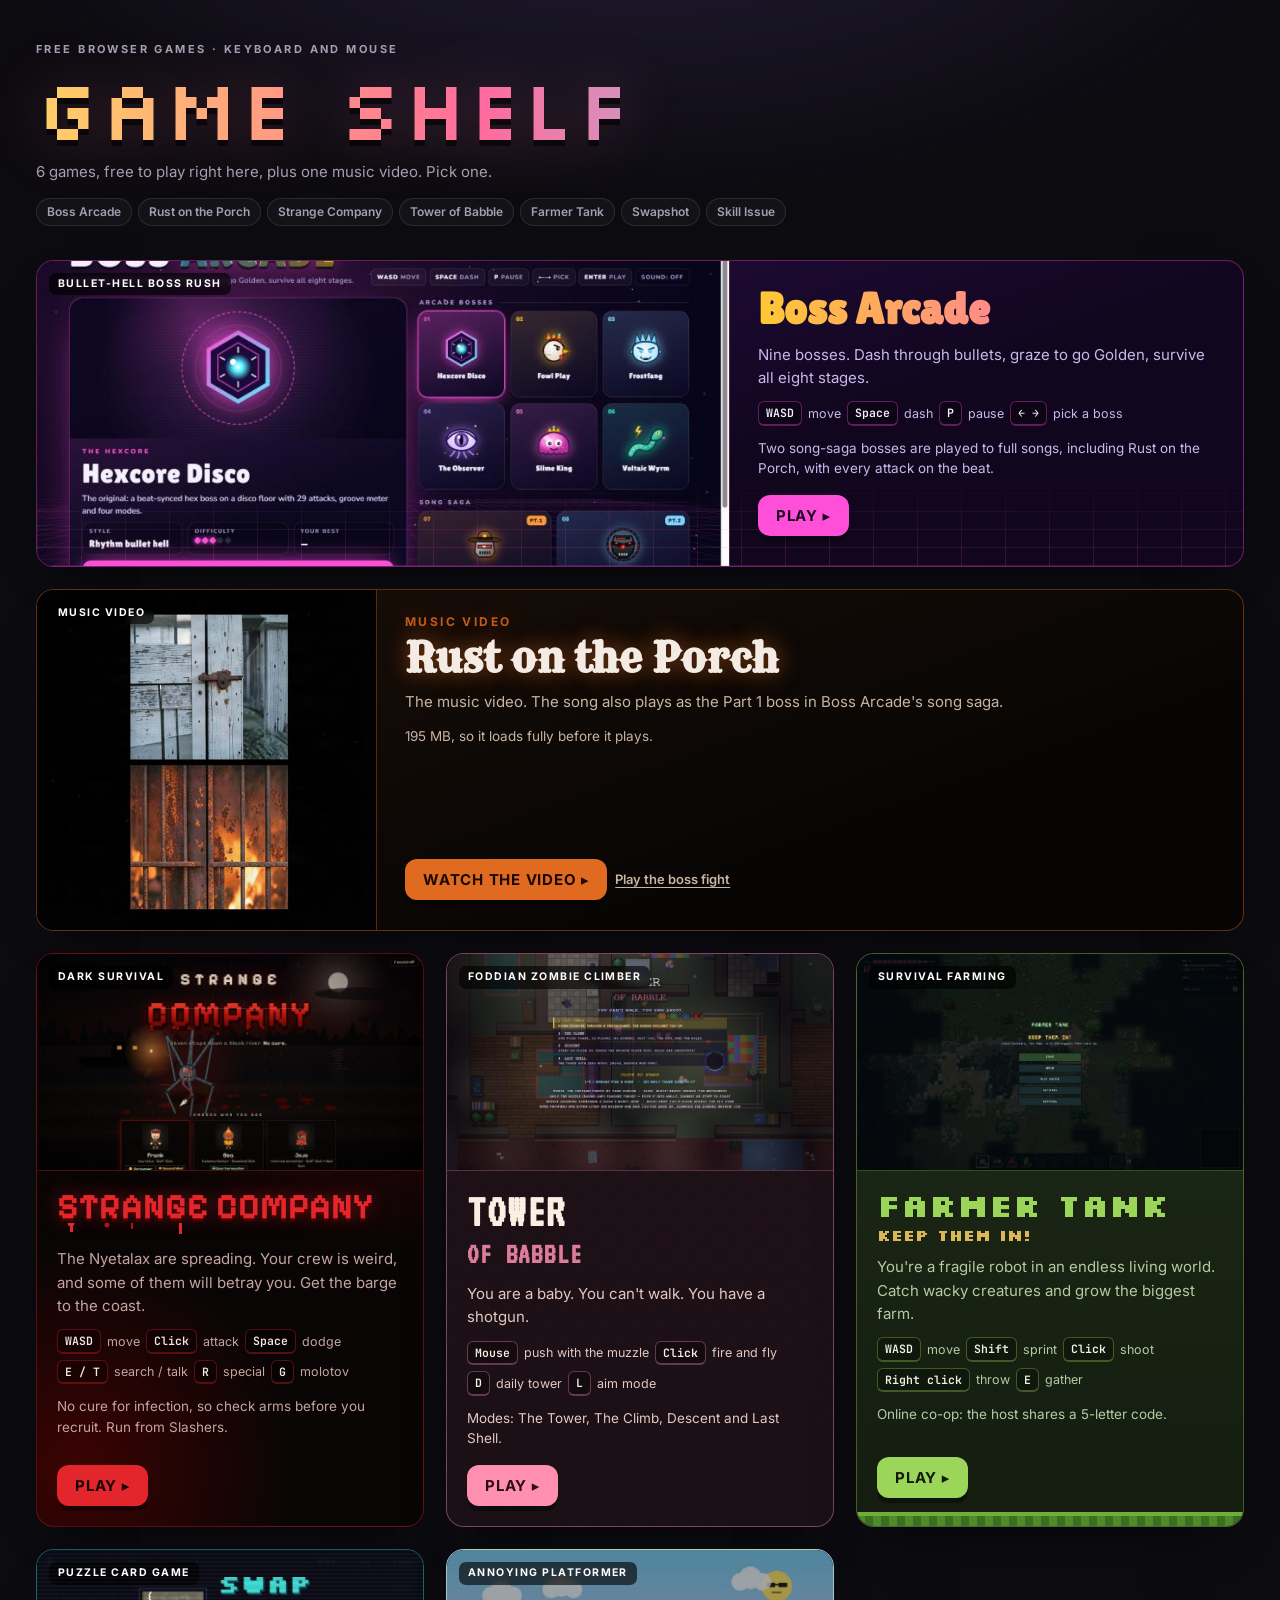
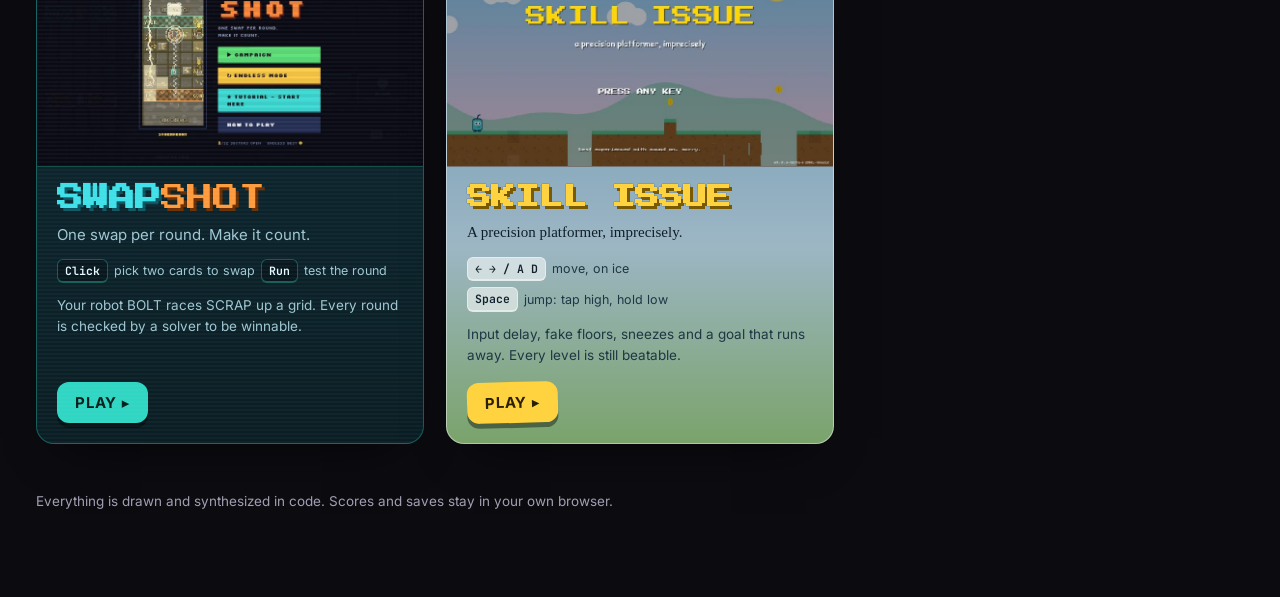
<file: index.html>
<!doctype html><html lang="en"><head><meta charset="utf-8"><meta name="viewport" content="width=device-width, initial-scale=1"><title>Game Shelf</title><link rel="preconnect" href="https://fonts.googleapis.com"><link rel="preconnect" href="https://fonts.gstatic.com" crossorigin><link rel="stylesheet" href="https://fonts.googleapis.com/css2?family=Silkscreen:wght@400;700&family=Press+Start+2P&family=Pixelify+Sans:wght@500;700&family=UnifrakturCook:wght@700&family=Bungee&family=Cormorant+Garamond:ital,wght@1,600&family=Lilita+One&family=Rye&family=VT323&family=Inter:wght@400;500;600;700&family=JetBrains+Mono:wght@500&display=swap"><style>
:root{
  --room:#0c0b10; --room2:#15131c; --ink:#f1eef7; --dim:#a39fb3; --line:rgba(255,255,255,.1);
  --body:"Inter",system-ui,sans-serif; --mono:"JetBrains Mono",ui-monospace,Consolas,monospace;
  color-scheme:dark;
}
*{box-sizing:border-box}
html{background:var(--room)}
body{margin:0;background:radial-gradient(1200px 700px at 50% -10%,#2a2140 0%,transparent 60%),var(--room);color:var(--ink);font:15px/1.55 var(--body)}
a{color:inherit}
.wrap{max-width:1240px;margin:0 auto;padding-block:44px 72px;padding-left:max(16px,env(safe-area-inset-left,0px));padding-right:max(16px,env(safe-area-inset-right,0px));display:grid;gap:34px}
.top{display:grid;gap:14px;justify-items:start}
.eyebrow{font:700 11px/1 var(--body);letter-spacing:.22em;text-transform:uppercase;color:var(--dim)}
.marquee{margin:0;font:400 clamp(40px,8vw,84px)/.92 "Silkscreen",monospace;letter-spacing:.02em;text-wrap:balance;
  background:linear-gradient(90deg,#ffd166,#ff6b9d,#7ee2ff,#a3e635,#ffd166);background-size:300% 100%;-webkit-background-clip:text;background-clip:text;color:transparent;
  filter:drop-shadow(0 6px 0 rgba(0,0,0,.6)) drop-shadow(0 0 28px rgba(255,107,157,.25));animation:shine 14s linear infinite}
@keyframes shine{to{background-position:300% 0}}
.lede{margin:0;color:var(--dim);max-width:62ch}
.toprow{display:flex;flex-wrap:wrap;gap:10px;align-items:center}
.btn{display:inline-flex;align-items:center;gap:8px;font:700 13px/1 var(--body);letter-spacing:.06em;text-transform:uppercase;text-decoration:none;padding:12px 16px;border-radius:10px;border:1px solid var(--line);background:rgba(255,255,255,.05);color:var(--ink);cursor:pointer}
.btn:hover{background:rgba(255,255,255,.1)}
.btn.hot{background:#ffd166;color:#1a1305;border-color:transparent}
.btn.hot:hover{filter:brightness(1.08)}
.jump{display:flex;flex-wrap:wrap;gap:6px}
.jump a{font:600 12px/1 var(--body);text-decoration:none;padding:7px 10px;border-radius:99px;border:1px solid var(--line);color:var(--dim);background:rgba(255,255,255,.03)}
.jump a:hover{color:var(--ink);border-color:rgba(255,255,255,.3)}
.shelf{display:grid;grid-template-columns:repeat(auto-fill,minmax(min(100%,340px),1fr));gap:22px}
.cart{--bg:#1b1a22;--ink2:#f1eef7;--dim2:#b5b0c4;--acc:#ffd166;--accink:#111;--frame:rgba(255,255,255,.14);--tfont:"Silkscreen",monospace;--tsize:30px;--tcase:none;
  position:relative;display:flex;flex-direction:column;min-width:0;border-radius:18px;overflow:hidden;background:var(--bg);color:var(--ink2);
  border:1px solid var(--frame);box-shadow:0 22px 50px -28px rgba(0,0,0,.9);transition:transform .2s,box-shadow .2s;scroll-margin-top:16px}
.cart:hover{transform:translateY(-4px);box-shadow:0 28px 60px -26px var(--acc)}
.cart.wide{grid-column:1/-1}
@media (min-width:760px){.cart.wide:not(.t-rust){display:grid;grid-template-columns:minmax(0,1.35fr) minmax(0,1fr)}
  .cart.wide:not(.t-rust) .screen{aspect-ratio:auto;min-height:100%;border-bottom:0;border-right:1px solid var(--frame)}
  .cart.wide .body{padding:26px 28px 30px;justify-content:center}}
.screen{position:relative;display:block;aspect-ratio:16/9;max-width:100%;overflow:hidden;background:#000;border-bottom:1px solid var(--frame)}
.screen img{position:absolute;inset:0;width:100%;height:100%;object-fit:cover;display:block;transition:transform .5s}
.cart:hover .screen img{transform:scale(1.04)}
.screen .genre{position:absolute;left:12px;top:12px;font:700 10.5px/1 var(--body);letter-spacing:.14em;text-transform:uppercase;padding:6px 9px;border-radius:7px;background:rgba(0,0,0,.62);color:#fff;backdrop-filter:blur(3px)}
.body{display:flex;flex-direction:column;gap:12px;padding:18px 20px 20px;flex:1}
.title{margin:0;font-family:var(--tfont);font-size:var(--tsize);line-height:1;text-transform:var(--tcase);color:var(--acc);text-wrap:balance}
.title small{display:block;font-size:.5em;margin-top:6px;opacity:.85}
.tag{margin:0;color:var(--dim2)}
.keys{display:flex;flex-wrap:wrap;gap:6px;margin:0;padding:0;list-style:none}
.keys li{display:inline-flex;align-items:center;gap:6px;font-size:12.5px;color:var(--dim2)}
.keys kbd{font:600 11.5px/1 var(--mono);padding:5px 7px;border-radius:6px;background:rgba(0,0,0,.28);border:1px solid var(--frame);border-bottom-width:2px;color:var(--ink2)}
.note{margin:0;font-size:13.5px;color:var(--dim2)}
.actions{margin-top:auto;display:flex;flex-wrap:wrap;gap:8px;align-items:center;padding-top:4px}
.play{display:inline-flex;align-items:center;gap:8px;font:700 15px/1 var(--body);letter-spacing:.05em;text-transform:uppercase;text-decoration:none;padding:13px 18px;border-radius:12px;background:var(--acc);color:var(--accink);box-shadow:0 5px 0 rgba(0,0,0,.4);transition:transform .12s,filter .12s}
.play:hover{filter:brightness(1.08);transform:translateY(-1px)}
.play:active{transform:translateY(3px);box-shadow:0 2px 0 rgba(0,0,0,.4)}
.sub{font:600 13px/1 var(--body);color:var(--dim2);text-decoration:underline;text-underline-offset:3px}
.badges{display:flex;flex-wrap:wrap;gap:6px}
.badge{font:700 10.5px/1 var(--body);letter-spacing:.08em;text-transform:uppercase;padding:5px 8px;border-radius:6px;border:1px solid currentColor}
.badge.ok{color:#5ee0a0}.badge.warn{color:#ffb35c}.badge.info{color:#9ec5ff}
details.more{border-top:1px dashed var(--frame);padding-top:10px}
details.more summary{cursor:pointer;font:700 12px/1.4 var(--body);letter-spacing:.08em;text-transform:uppercase;color:var(--dim2)}
details.more[open] summary{margin-bottom:10px}
.facts{display:grid;gap:8px;font-size:13px;color:var(--dim2)}
.facts p{margin:0}
.mono{font-family:var(--mono);font-size:12.5px;overflow-wrap:anywhere}
.cmd{display:flex;border-radius:8px;overflow:hidden;background:rgba(0,0,0,.35);border:1px solid var(--frame)}
.cmd pre{margin:0;padding:9px 11px;font:500 12.5px/1.5 var(--mono);overflow-x:auto;flex:1;min-width:0;color:var(--ink2)}
.cmd button{font:700 11px var(--body);border:0;border-left:1px solid var(--frame);background:transparent;color:var(--dim2);padding:0 12px;cursor:pointer}
.cmd button:hover{color:var(--ink2)}
footer{color:var(--dim);font-size:13.5px;display:grid;gap:6px;max-width:80ch}
footer ul{margin:0;padding-left:20px;display:grid;gap:4px}
a:focus-visible,button:focus-visible,summary:focus-visible{outline:2px solid #ffd166;outline-offset:3px}

/* ---------- per-game themes ---------- */
.t-boss{--bg:linear-gradient(160deg,#2a0f4a,#12061f 60%);--ink2:#f6f1ff;--dim2:#c8b9ea;--acc:#ff4fd8;--accink:#1a0420;--frame:rgba(255,79,216,.35);--tfont:"Lilita One",sans-serif;--tsize:44px}
.t-boss .title{background:linear-gradient(90deg,#ffc933,#ff4fd8,#4ff0ff,#ffc933);background-size:300% 100%;-webkit-background-clip:text;background-clip:text;color:transparent;animation:shine 8s linear infinite}
.t-boss::after{content:"";position:absolute;left:0;right:0;bottom:0;height:90px;pointer-events:none;opacity:.35;
  background:repeating-linear-gradient(90deg,rgba(255,79,216,.5) 0 1px,transparent 1px 44px),repeating-linear-gradient(0deg,rgba(255,79,216,.5) 0 1px,transparent 1px 18px);mask-image:linear-gradient(transparent,#000)}
.t-strange{--bg:radial-gradient(circle at 85% 8%,rgba(160,0,10,.35),transparent 40%),radial-gradient(circle at 10% 90%,rgba(120,0,0,.45),transparent 35%),#0a0505;--ink2:#f3e7e5;--dim2:#c4a4a0;--acc:#e3262b;--accink:#140202;--frame:rgba(227,38,43,.35);--tfont:"Pixelify Sans",monospace;--tsize:36px;--tcase:uppercase}
.t-strange .title{text-shadow:0 3px 0 #4a0000,0 0 18px rgba(227,38,43,.5);position:relative;padding-bottom:10px}
.t-strange .title::after{content:"";position:absolute;left:4px;bottom:0;width:150px;height:12px;background:
  radial-gradient(circle at 10px 0,#e3262b 3px,transparent 4px),radial-gradient(circle at 46px 2px,#b31217 2px,transparent 3px),linear-gradient(#e3262b,#e3262b) 9px 0/3px 9px no-repeat,linear-gradient(#b31217,#b31217) 70px 0/2px 6px no-repeat,linear-gradient(#e3262b,#e3262b) 118px 0/3px 11px no-repeat}
.t-murm{--bg:linear-gradient(180deg,#5b4a8a 0%,#c06c84 55%,#f8b195 100%);--ink2:#fff8f2;--dim2:#fde6dc;--acc:#2b1d33;--accink:#ffe3cf;--frame:rgba(255,255,255,.35);--tfont:"Cormorant Garamond",serif;--tsize:46px}
.t-murm .title{font-style:italic;color:#fff8f2;text-shadow:0 2px 18px rgba(80,30,60,.45)}
.t-murm .tag,.t-murm .note,.t-murm .keys li{color:#fff3ec}
.t-murm .keys kbd{background:rgba(43,29,51,.35)}
.t-come{--bg:linear-gradient(160deg,#141a3a,#0a0e22);--ink2:#eef1ff;--dim2:#a8b0d6;--acc:#ffb547;--accink:#1d1203;--frame:rgba(91,124,255,.55);--tfont:"Bungee",sans-serif;--tsize:36px}
.t-come{box-shadow:0 0 0 1px rgba(91,124,255,.4),0 0 30px -6px rgba(91,124,255,.6),0 22px 50px -28px #000}
.t-come .title{color:#fff;text-shadow:0 0 14px rgba(126,226,255,.6)}
.t-come .title b{color:#ffb547;font-weight:400;text-shadow:0 0 14px rgba(255,181,71,.6)}
.t-broad{--bg:linear-gradient(180deg,#f3ead4 0%,#e8dcbc 100%);--ink2:#2a1e14;--dim2:#5b4733;--acc:#b0201c;--accink:#fff4e4;--frame:#8a6a44;--tfont:"UnifrakturCook",serif;--tsize:44px}
.t-broad::after{content:"";position:absolute;left:0;right:0;bottom:0;height:14px;background:radial-gradient(14px 8px at 14px 0,transparent 98%,#2c5c7a) 0 0/28px 14px repeat-x;opacity:.75}
.t-broad .body{padding-bottom:28px}
.t-broad .keys kbd{background:#fff7e6;color:#2a1e14;border-color:#8a6a44}
.t-broad .play{box-shadow:0 5px 0 #5c0f0d}
.t-tower{--bg:repeating-conic-gradient(#3a2430 0 25%,#33202b 0 50%) 0 0/28px 28px;--ink2:#fbeee2;--dim2:#e2c8c0;--acc:#ff8fb1;--accink:#2b0d18;--frame:rgba(255,143,177,.35);--tfont:"VT323",monospace;--tsize:46px;--tcase:uppercase}
.t-tower .body{background:linear-gradient(rgba(25,14,20,.86),rgba(25,14,20,.92))}
.t-tower .title{color:#fbeee2;letter-spacing:.04em}
.t-tower .title small{color:#ff8fb1;font-size:.62em}
.t-farm{--bg:linear-gradient(180deg,#1d2a17,#141d10);--ink2:#eef6e2;--dim2:#b7c9a4;--acc:#9bd65a;--accink:#0f1a07;--frame:rgba(155,214,90,.35);--tfont:"Silkscreen",monospace;--tsize:32px;--tcase:uppercase}
.t-farm .title small{color:#ffd166}
.t-farm::after{content:"";position:absolute;left:0;right:0;bottom:0;height:10px;background:linear-gradient(90deg,#4f8a2b 0 8px,#3d6d21 8px 16px) 0 0/16px 10px repeat-x;box-shadow:0 -4px 0 #6fae3a}
.t-farm .body{padding-bottom:28px}
.t-swap{--bg:linear-gradient(180deg,#0e2a33,#0a1d24);--ink2:#e6fbff;--dim2:#9fc7d1;--acc:#2fd6c3;--accink:#05201c;--frame:rgba(47,214,195,.35);--tfont:"Press Start 2P",monospace;--tsize:26px;--tcase:uppercase}
.t-swap .title{color:#3fe0e8;text-shadow:3px 3px 0 #0b5560}
.t-swap .title b{color:#ff9a3c;font-weight:400;text-shadow:3px 3px 0 #6a2e00}
.t-swap::before{content:"";position:absolute;inset:0;pointer-events:none;background:repeating-linear-gradient(0deg,rgba(255,255,255,.03) 0 2px,transparent 2px 4px);z-index:1}
.t-skill{--bg:linear-gradient(180deg,#5b8fb0 0%,#9db6c4 60%,#7aa36b 100%);--ink2:#10202a;--dim2:#1f3644;--acc:#ffd23f;--accink:#2a2000;--frame:rgba(255,255,255,.45);--tfont:"Press Start 2P",monospace;--tsize:24px;--tcase:uppercase}
.t-skill .title{color:#ffd23f;text-shadow:3px 3px 0 #7a5a00,0 0 1px #000}
.t-skill .tag{font-family:"Comic Sans MS","Comic Neue",cursive;color:#10202a}
.t-skill .keys kbd{background:rgba(255,255,255,.55);color:#10202a}
.t-skill .play{transform:rotate(-1.5deg)}
.t-act{--bg:radial-gradient(circle at 50% 0,rgba(57,255,160,.18),transparent 55%),#0b0d18;--ink2:#ecedf6;--dim2:#a5abc6;--acc:#5bf0a5;--accink:#062014;--frame:rgba(91,240,165,.35);--tfont:"Bungee",sans-serif;--tsize:34px}
.t-act .title{color:#fff}
.t-act .title b{color:#5bf0a5;font-weight:400;text-shadow:0 0 16px rgba(91,240,165,.55)}
.t-rust{--bg:linear-gradient(160deg,#1a0f08,#070504 70%);--ink2:#f4ece4;--dim2:#c9b4a2;--acc:#e06a1f;--accink:#1a0a02;--frame:rgba(224,106,31,.4);--tfont:"Rye",serif;--tsize:40px}
.t-rust{display:grid;grid-template-columns:minmax(0,340px) minmax(0,1fr)}
.t-rust .screen{aspect-ratio:1/1;border-bottom:0;border-right:1px solid var(--frame)}
.t-rust .title{color:#f4ece4;text-shadow:0 0 22px rgba(224,106,31,.55)}
.t-rust .title small{font-family:var(--body);font-size:12px;letter-spacing:.2em;text-transform:uppercase;color:var(--acc);margin:0 0 10px}
@media (max-width:720px){.t-rust{grid-template-columns:1fr}.t-rust .screen{border-right:0;border-bottom:1px solid var(--frame)}}
@media (max-width:420px){.cart{--tsize:28px}.t-boss,.t-murm,.t-broad,.t-tower{--tsize:36px}.t-swap,.t-skill{--tsize:20px}}
@media (prefers-reduced-motion:reduce){*{animation:none!important;transition:none!important}}
</style></head><body><div class="wrap"><header class="top"><span class="eyebrow">Free browser games · keyboard and mouse</span>
<h1 class="marquee">Game Shelf</h1>
<p class="lede">6 games, free to play right here, plus one music video. Pick one.</p>
<nav class="jump"><a href="#boss-arcade">Boss Arcade</a><a href="#rust-on-the-porch">Rust on the Porch</a><a href="#strange-company">Strange Company</a><a href="#tower-of-babble">Tower of Babble</a><a href="#farmer-tank">Farmer Tank</a><a href="#swapshot">Swapshot</a><a href="#skill-issue">Skill Issue</a></nav></header><main class="shelf"><article class="cart t-boss wide" id="boss-arcade">
<a class="screen" href="boss-arcade/" aria-label="Play Boss Arcade"><img src="shots/boss-arcade.jpg" alt="Boss Arcade title screen" loading="lazy"><span class="genre">Bullet-hell boss rush</span></a>
<div class="body">
<h2 class="title">Boss Arcade</h2>
<p class="tag">Nine bosses. Dash through bullets, graze to go Golden, survive all eight stages.</p>
<ul class="keys"><li><kbd>WASD</kbd>move</li><li><kbd>Space</kbd>dash</li><li><kbd>P</kbd>pause</li><li><kbd>← →</kbd>pick a boss</li></ul>
<p class="note">Two song-saga bosses are played to full songs, including Rust on the Porch, with every attack on the beat.</p>
<div class="actions"><a class="play" href="boss-arcade/">Play ▸</a>
</div></div></article>
<article class="cart t-rust wide" id="rust-on-the-porch">
<a class="screen" href="rust-on-the-porch/" aria-label="Watch Rust on the Porch"><img src="shots/rust-on-the-porch.jpg" alt="Rust on the Porch cover art: weathered white boards above rusted bars with fire behind them" loading="lazy"><span class="genre">Music video</span></a>
<div class="body">
<h2 class="title"><small>Music video</small>Rust on the Porch</h2>
<p class="tag">The music video. The song also plays as the Part 1 boss in Boss Arcade's song saga.</p>
<p class="note">195 MB, so it loads fully before it plays.</p>

<div class="actions"><a class="play" href="rust-on-the-porch/">Watch the video ▸</a><a class="sub" href="boss-arcade/">Play the boss fight</a></div>
</div></article>
<article class="cart t-strange" id="strange-company">
<a class="screen" href="strange-company/" aria-label="Play Strange Company"><img src="shots/strange-company.jpg" alt="Strange Company title screen" loading="lazy"><span class="genre">Dark survival</span></a>
<div class="body">
<h2 class="title">Strange Company</h2>
<p class="tag">The Nyetalax are spreading. Your crew is weird, and some of them will betray you. Get the barge to the coast.</p>
<ul class="keys"><li><kbd>WASD</kbd>move</li><li><kbd>Click</kbd>attack</li><li><kbd>Space</kbd>dodge</li><li><kbd>E / T</kbd>search / talk</li><li><kbd>R</kbd>special</li><li><kbd>G</kbd>molotov</li></ul>
<p class="note">No cure for infection, so check arms before you recruit. Run from Slashers.</p>
<div class="actions"><a class="play" href="strange-company/">Play ▸</a>
</div></div></article>
<article class="cart t-tower" id="tower-of-babble">
<a class="screen" href="tower-of-babble/" aria-label="Play Tower of Babble"><img src="shots/tower-of-babble.jpg" alt="Tower of Babble title screen" loading="lazy"><span class="genre">Foddian zombie climber</span></a>
<div class="body">
<h2 class="title">Tower<small>of Babble</small></h2>
<p class="tag">You are a baby. You can&#x27;t walk. You have a shotgun.</p>
<ul class="keys"><li><kbd>Mouse</kbd>push with the muzzle</li><li><kbd>Click</kbd>fire and fly</li><li><kbd>D</kbd>daily tower</li><li><kbd>L</kbd>aim mode</li></ul>
<p class="note">Modes: The Tower, The Climb, Descent and Last Shell.</p>
<div class="actions"><a class="play" href="tower-of-babble/">Play ▸</a>
</div></div></article>
<article class="cart t-farm" id="farmer-tank">
<a class="screen" href="farmer-tank/" aria-label="Play Farmer Tank"><img src="shots/farmer-tank.jpg" alt="Farmer Tank title screen" loading="lazy"><span class="genre">Survival farming</span></a>
<div class="body">
<h2 class="title">Farmer Tank<small>Keep Them In!</small></h2>
<p class="tag">You&#x27;re a fragile robot in an endless living world. Catch wacky creatures and grow the biggest farm.</p>
<ul class="keys"><li><kbd>WASD</kbd>move</li><li><kbd>Shift</kbd>sprint</li><li><kbd>Click</kbd>shoot</li><li><kbd>Right click</kbd>throw</li><li><kbd>E</kbd>gather</li></ul>
<p class="note">Online co-op: the host shares a 5-letter code.</p>
<div class="actions"><a class="play" href="farmer-tank/">Play ▸</a>
</div></div></article>
<article class="cart t-swap" id="swapshot">
<a class="screen" href="swapshot/" aria-label="Play Swapshot"><img src="shots/swapshot.jpg" alt="Swapshot title screen" loading="lazy"><span class="genre">Puzzle card game</span></a>
<div class="body">
<h2 class="title">SWAP<b>SHOT</b></h2>
<p class="tag">One swap per round. Make it count.</p>
<ul class="keys"><li><kbd>Click</kbd>pick two cards to swap</li><li><kbd>Run</kbd>test the round</li></ul>
<p class="note">Your robot BOLT races SCRAP up a grid. Every round is checked by a solver to be winnable.</p>
<div class="actions"><a class="play" href="swapshot/">Play ▸</a>
</div></div></article>
<article class="cart t-skill" id="skill-issue">
<a class="screen" href="skill-issue/" aria-label="Play Skill Issue"><img src="shots/skill-issue.jpg" alt="Skill Issue title screen" loading="lazy"><span class="genre">Annoying platformer</span></a>
<div class="body">
<h2 class="title">Skill Issue</h2>
<p class="tag">A precision platformer, imprecisely.</p>
<ul class="keys"><li><kbd>← → / A D</kbd>move, on ice</li><li><kbd>Space</kbd>jump: tap high, hold low</li></ul>
<p class="note">Input delay, fake floors, sneezes and a goal that runs away. Every level is still beatable.</p>
<div class="actions"><a class="play" href="skill-issue/">Play ▸</a>
</div></div></article></main><footer><p>Everything is drawn and synthesized in code. Scores and saves stay in your own browser.</p></footer></div></body></html>
</file>
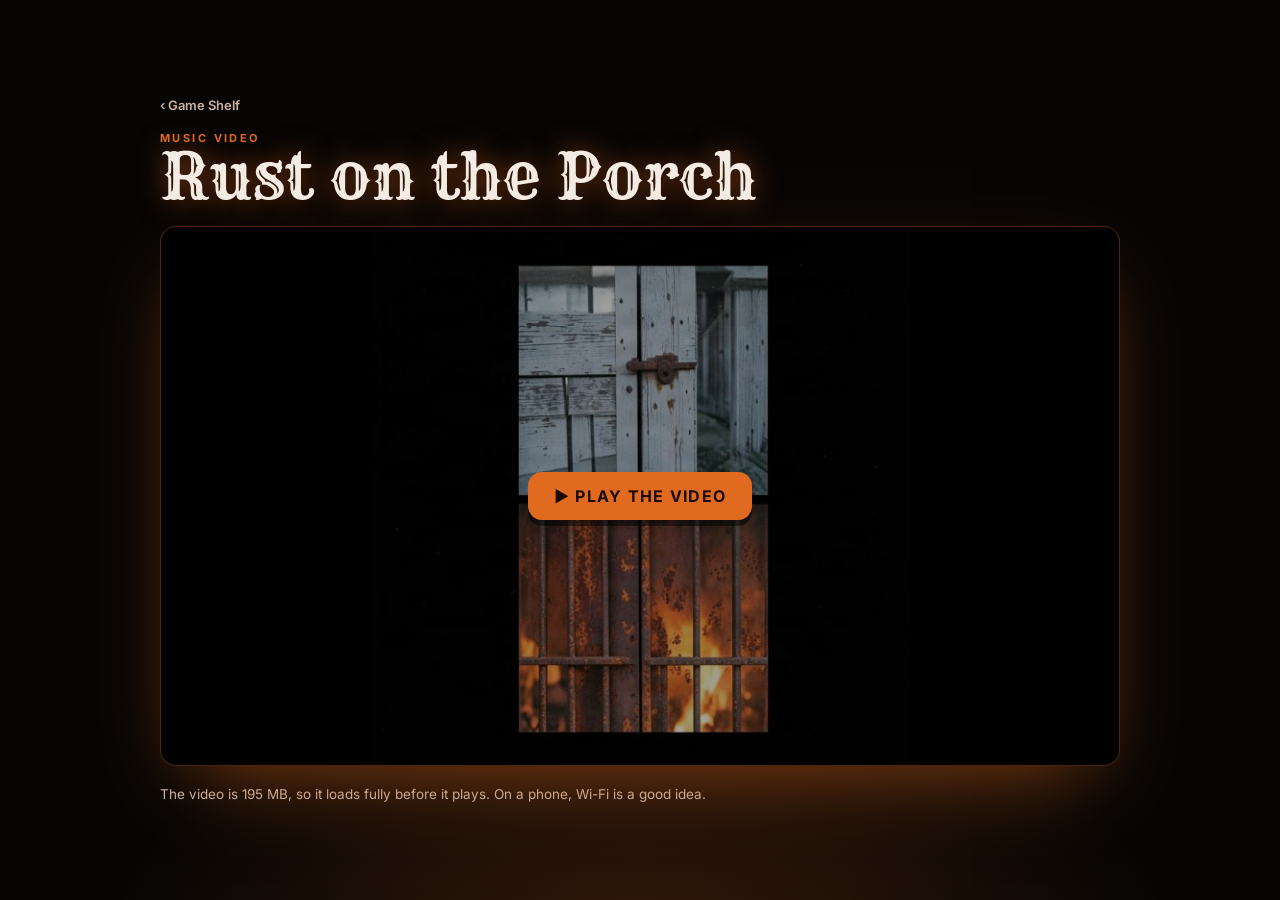
<file: rust-on-the-porch/index.html>
<!doctype html>
<html lang="en">
<head>
<meta charset="utf-8">
<meta name="viewport" content="width=device-width, initial-scale=1">
<title>Rust on the Porch</title>
<link rel="preconnect" href="https://fonts.googleapis.com"><link rel="preconnect" href="https://fonts.gstatic.com" crossorigin>
<link rel="stylesheet" href="https://fonts.googleapis.com/css2?family=Rye&family=Inter:wght@400;600;700&display=swap">
<style>
:root{--bg:#070504;--ink:#f4ece4;--dim:#c9b4a2;--rust:#e06a1f;--line:rgba(224,106,31,.35);color-scheme:dark}
*{box-sizing:border-box}
body{margin:0;min-height:100vh;background:radial-gradient(900px 600px at 50% 110%,rgba(224,106,31,.22),transparent 60%),var(--bg);color:var(--ink);font:15px/1.55 "Inter",system-ui,sans-serif;display:grid;place-items:center;padding:32px 16px}
main{width:min(960px,100%);display:grid;gap:18px}
a{color:var(--dim)}
.back{font-weight:600;font-size:13px;text-decoration:none}
.back:hover{color:var(--ink)}
h1{margin:0;font:400 clamp(36px,7vw,64px)/1 "Rye",serif;text-shadow:0 0 28px rgba(224,106,31,.55)}
.eyebrow{font:700 11px/1 "Inter";letter-spacing:.22em;text-transform:uppercase;color:var(--rust)}
.stage{position:relative;aspect-ratio:16/9;max-width:100%;border-radius:16px;overflow:hidden;border:1px solid var(--line);background:#000 url("../shots/rust-on-the-porch.jpg") center/contain no-repeat;box-shadow:0 30px 80px -30px rgba(224,106,31,.6)}
video{position:absolute;inset:0;width:100%;height:100%;background:#000;display:none}
.cover{position:absolute;inset:0;display:grid;place-items:center;background:rgba(0,0,0,.35)}
.go{font:700 16px/1 "Inter";letter-spacing:.08em;text-transform:uppercase;padding:16px 26px;border-radius:14px;border:0;background:var(--rust);color:#1a0a02;cursor:pointer;box-shadow:0 6px 0 rgba(0,0,0,.5)}
.go:hover{filter:brightness(1.1)}
.go:disabled{opacity:.7;cursor:default}
.bar{position:absolute;left:24px;right:24px;bottom:24px;height:8px;border-radius:99px;background:rgba(255,255,255,.12);overflow:hidden;display:none}
.bar i{display:block;height:100%;width:0;background:var(--rust);transition:width .2s}
.note{margin:0;color:var(--dim);font-size:13.5px}
.go:focus-visible,a:focus-visible{outline:2px solid var(--rust);outline-offset:3px}
</style>
</head>
<body>
<main>
  <a class="back" href="../">‹ Game Shelf</a>
  <div><div class="eyebrow">Music video</div><h1>Rust on the Porch</h1></div>
  <div class="stage">
    <video id="v" controls playsinline preload="metadata" poster="../shots/rust-on-the-porch.jpg"></video>
    <div class="cover" id="cover"><button class="go" id="go" type="button">▶ Play the video</button></div>
    <div class="bar" id="bar"><i id="fill"></i></div>
  </div>
  <p class="note" id="note">The video is 195 MB, so it loads fully before it plays. On a phone, Wi-Fi is a good idea.</p>
</main>
<script>
const PARTS = ["part1.bin", "part2.bin", "part3.bin", "part4.bin"];
const TOTAL = 195517398;
const MUTE = new URLSearchParams(location.search).has("mute");
const v = document.getElementById("v"), go = document.getElementById("go"), note = document.getElementById("note");
const bar = document.getElementById("bar"), fill = document.getElementById("fill"), cover = document.getElementById("cover");
let url = null;
async function load() {
  go.disabled = true; bar.style.display = "block";
  const chunks = []; let got = 0;
  for (const p of PARTS) {
    const r = await fetch(p);
    if (!r.ok) throw new Error(p + ": HTTP " + r.status);
    const reader = r.body.getReader();
    for (;;) {
      const { done, value } = await reader.read();
      if (done) break;
      chunks.push(value); got += value.length;
      const pct = Math.min(100, (got / TOTAL) * 100);
      fill.style.width = pct + "%";
      go.textContent = "Loading " + Math.floor(pct) + "%";
    }
  }
  return URL.createObjectURL(new Blob(chunks, { type: "video/mp4" }));
}
go.addEventListener("click", async () => {
  try {
    url = url || await load();
    v.src = url; v.muted = MUTE;
    v.style.display = "block"; cover.style.display = "none"; bar.style.display = "none";
    if (!MUTE) v.play().catch(() => {});
    note.textContent = "Loaded. Use the player controls to pause, scrub or go full screen.";
  } catch (e) {
    go.disabled = false; go.textContent = "▶ Try again"; bar.style.display = "none";
    note.textContent = "The video couldn't load (" + e.message + "). Check your connection and try again.";
  }
});
</script>
</body>
</html>
</file>
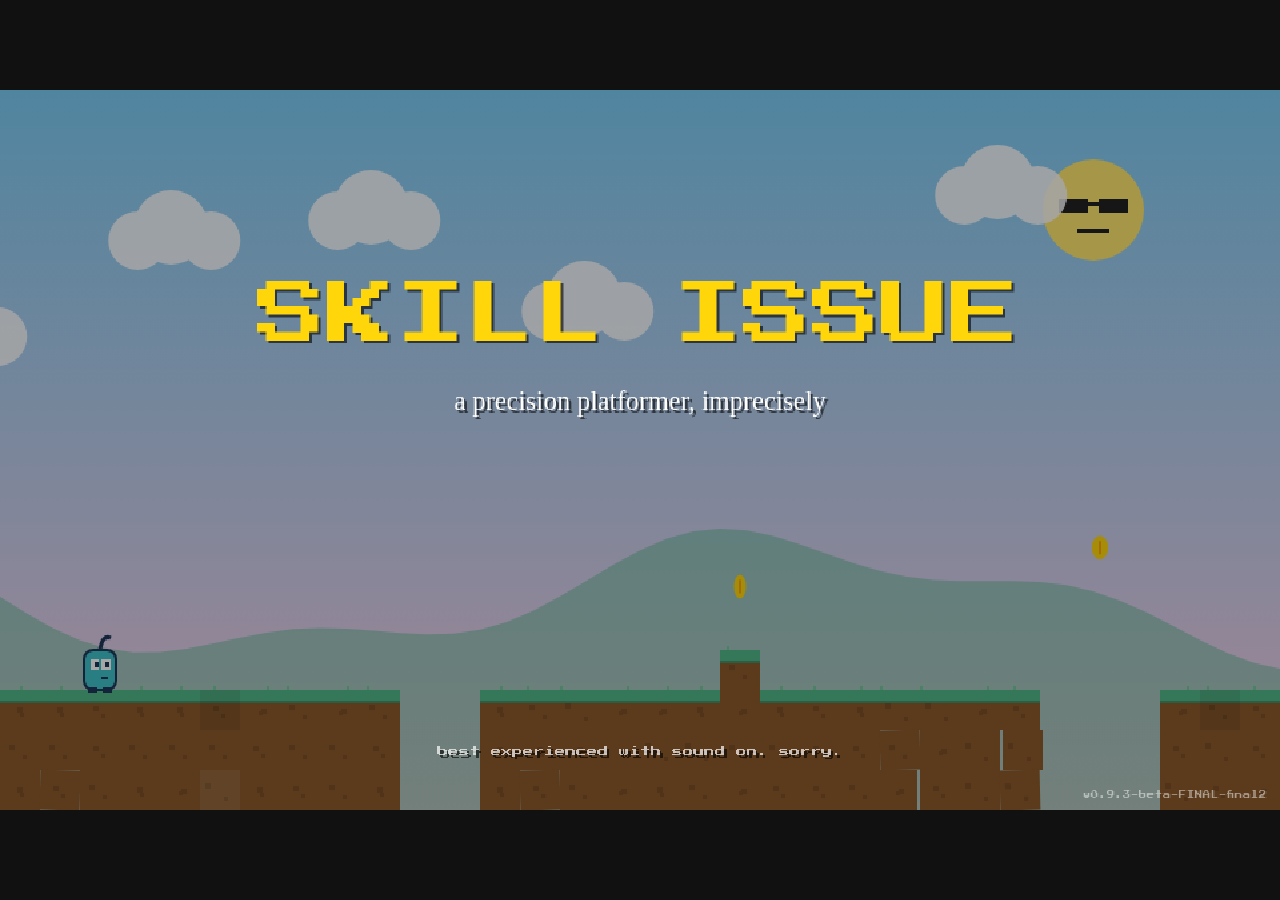
<file: skill-issue/index.html>
<!doctype html>
<html lang="en">
  <head>
    <meta charset="UTF-8" />
    <meta name="viewport" content="width=device-width, initial-scale=1.0, user-scalable=no" />
    <title>Skill Issue</title>
    <link rel="preconnect" href="https://fonts.googleapis.com" />
    <link rel="preconnect" href="https://fonts.gstatic.com" crossorigin />
    <link href="https://fonts.googleapis.com/css2?family=Press+Start+2P&display=swap" rel="stylesheet" />
    <script type="module" crossorigin src="./assets/index-BqGTxqFs.js"></script>
    <link rel="stylesheet" crossorigin href="./assets/index-BCrlfGfw.css">
  </head>
  <body>
    <canvas id="view"></canvas>
  </body>
</html>
</file>
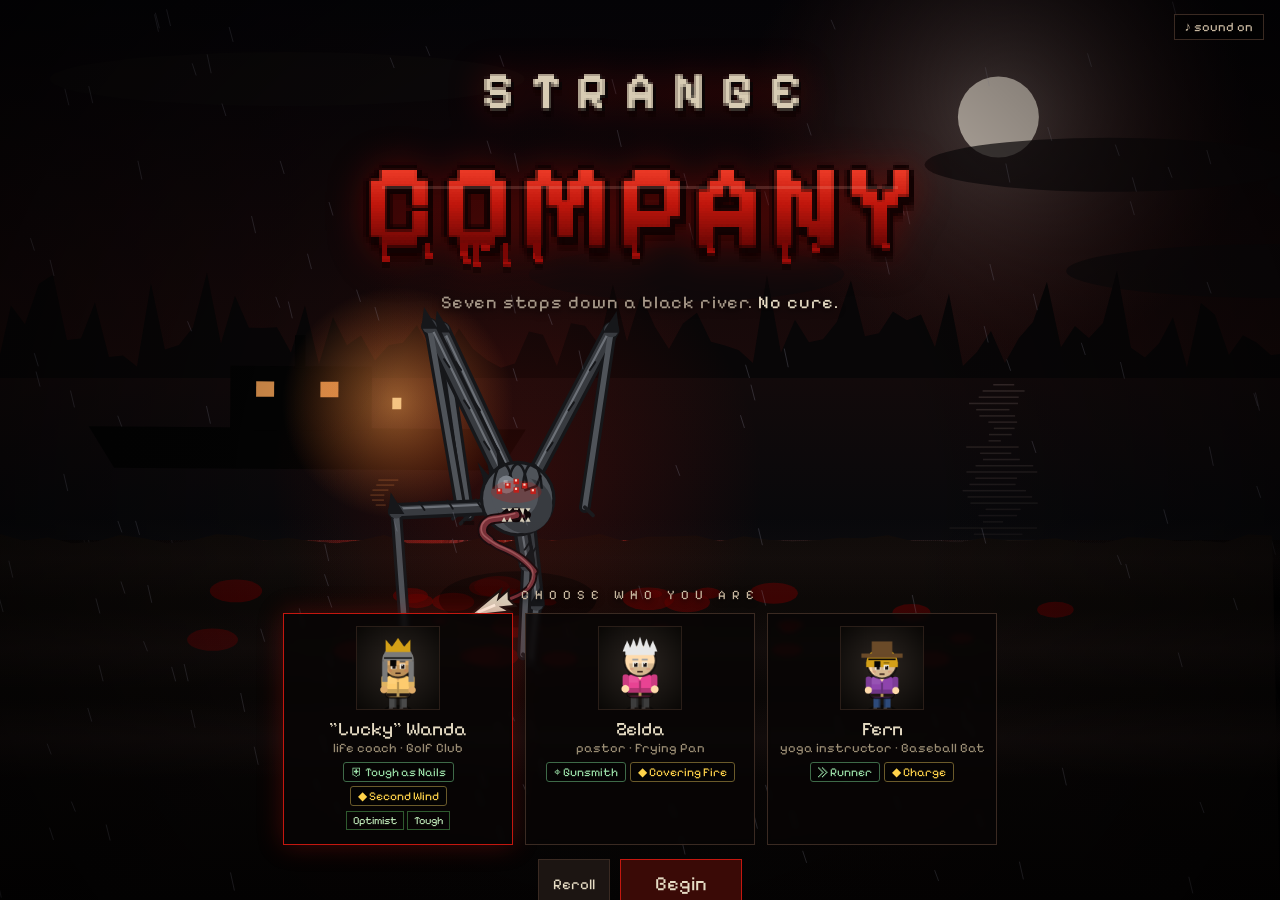
<file: strange-company/index.html>
<!doctype html>
<html lang="en">
  <head>
    <meta charset="UTF-8" />
    <meta name="viewport" content="width=device-width, initial-scale=1.0, user-scalable=no" />
    <title>Strange Company</title>
    <link rel="preconnect" href="https://fonts.googleapis.com" />
    <link rel="preconnect" href="https://fonts.gstatic.com" crossorigin />
    <link href="https://fonts.googleapis.com/css2?family=Nosifer&family=Pixelify+Sans:wght@400;600;700&family=Special+Elite&display=swap" rel="stylesheet" />
    <script type="module" crossorigin src="./assets/index-CqcW9ulH.js"></script>
    <link rel="stylesheet" crossorigin href="./assets/index-C2i39HrT.css">
  </head>
  <body>
    <canvas id="view"></canvas>
    <div id="ui"></div>
  </body>
</html>
</file>
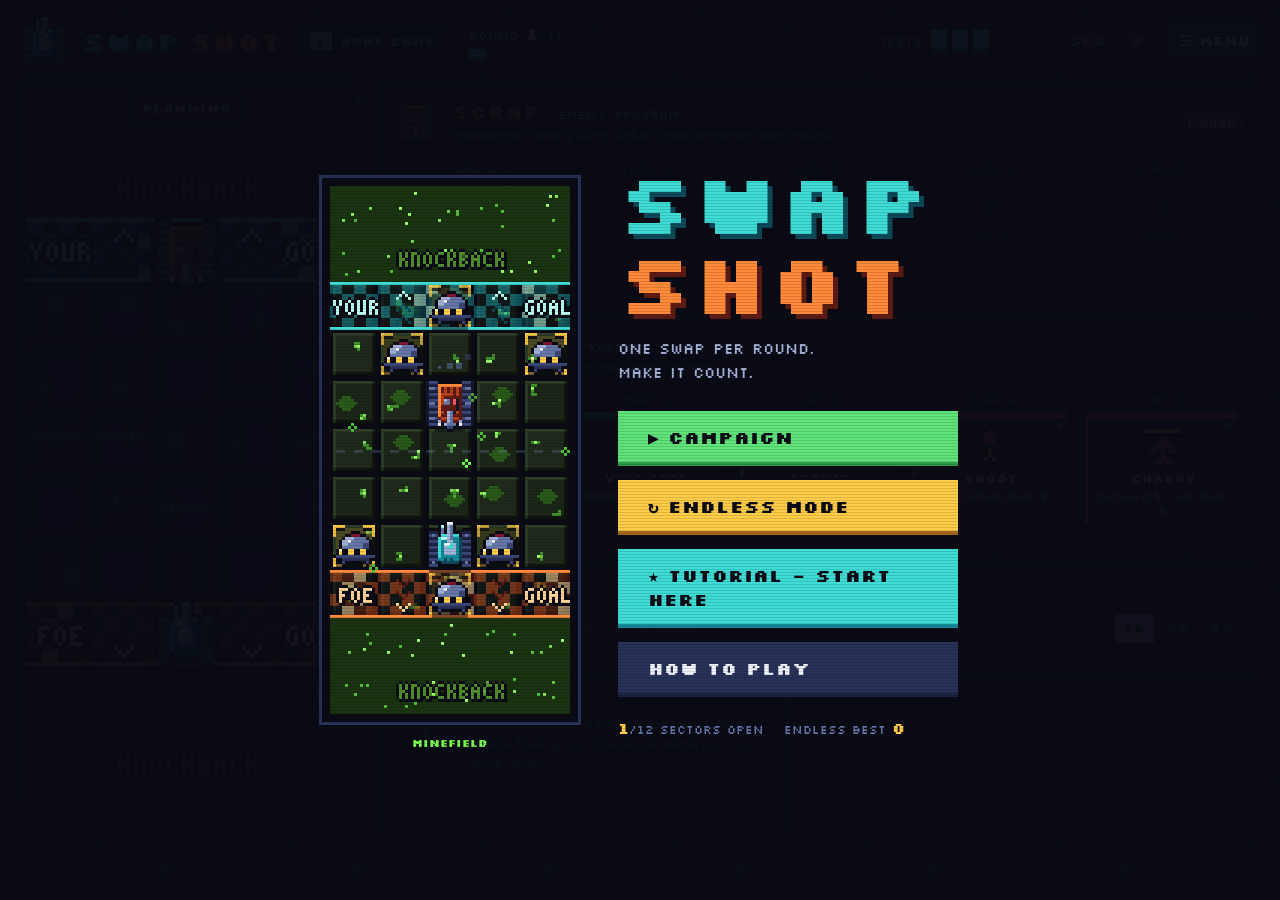
<file: swapshot/index.html>
<!doctype html>
<html lang="en">
  <head>
    <meta charset="UTF-8" />
    <meta name="viewport" content="width=device-width, initial-scale=1.0" />
    <title>Swapshot</title>
    <link rel="preconnect" href="https://fonts.googleapis.com" />
    <link rel="preconnect" href="https://fonts.gstatic.com" crossorigin />
    <link href="https://fonts.googleapis.com/css2?family=Silkscreen:wght@400;700&family=Pixelify+Sans:wght@400;600&family=Press+Start+2P&display=swap" rel="stylesheet" />
    <script type="module" crossorigin src="./assets/index-F8EwuVZi.js"></script>
    <link rel="stylesheet" crossorigin href="./assets/index-D1wAyIx7.css">
  </head>
  <body>
    <div id="app">
      <header>
        <div class="logo"><img id="logoBot" alt="" /><span>SWAP<b>SHOT</b></span></div>
        <div id="sectorChip" class="sectorChip"></div>
        <div class="track">
          <div class="trackLabel">ROUND <b id="roundNum">1</b><span id="roundMax">/16</span></div>
          <div id="pips" class="pips"></div>
        </div>
        <div class="attempts" title="Test runs left this round">
          <span class="lbl">TESTS</span>
          <div id="cells" class="cells"></div>
        </div>
        <div class="tools">
          <button id="musicBtn" class="icon" title="Music (M)">♪</button>
          <button id="sfxBtn" class="icon" title="Sound effects">SFX</button>
          <button id="helpBtn" class="icon" title="How to play">?</button>
          <button id="menuBtn" class="icon wide" title="Menu (Esc)">☰ MENU</button>
        </div>
      </header>

      <main id="main">
        <div id="arenaCol" class="arenaCol">
          <div class="arena frame">
            <canvas id="board"></canvas>
            <div id="wipe" class="wipe"></div>
            <div id="ticker" class="ticker">PLANNING</div>
            <div id="banner" class="banner"></div>
          </div>
        </div>

        <div class="side">
          <section class="panel enemy frame">
            <div class="panelHead">
              <img id="botFace" class="face" alt="" />
              <div>
                <h2>SCRAP <small>ENEMY PROGRAM</small></h2>
                <p class="sub">Moves first every turn. Gets a new program each round.</p>
                <div id="arenaInfo" class="arenaInfo"></div>
              </div>
              <div id="botCount" class="count"></div>
            </div>
            <div id="botProg" class="prog"></div>
          </section>

          <section class="panel you frame">
            <div class="panelHead">
              <img id="playerFace" class="face" alt="" />
              <div>
                <h2>BOLT <small>YOUR PROGRAM</small></h2>
                <p class="sub">You keep these cards between rounds.</p>
              </div>
            </div>
            <div id="playerProg" class="prog"></div>
          </section>

          <section class="actions frame">
            <div id="swapInfo" class="swapInfo"></div>
            <div class="row">
              <button id="runBtn" class="btn primary" disabled>▶ TEST SWAP</button>
              <button id="clearBtn" class="btn" disabled>CLEAR</button>
              <button id="skipBtn" class="btn hidden">SKIP ▶▶</button>
              <button id="newRunBtn" class="btn primary hidden">NEW RUN</button>
              <button id="resultsBtn" class="btn hidden">RESULTS</button>
              <button id="sectorsBtn" class="btn hidden">SECTORS</button>
              <div class="speed" role="group" aria-label="Playback speed">
                <button data-speed="1" class="seg on">1X</button>
                <button data-speed="2" class="seg">2X</button>
                <button data-speed="4" class="seg">4X</button>
              </div>
            </div>
          </section>

          <div class="bottom">
            <section id="inspect" class="inspect frame"></section>
            <section class="logBox frame">
              <div class="logHead">BATTLE LOG</div>
              <div id="log" class="log"></div>
            </section>
          </div>
        </div>
      </main>
    </div>

    <div id="overlay" class="overlay hidden"></div>
    <div id="tut" class="tut hidden"></div>
    <div class="scanlines"></div>
  </body>
</html>
</file>
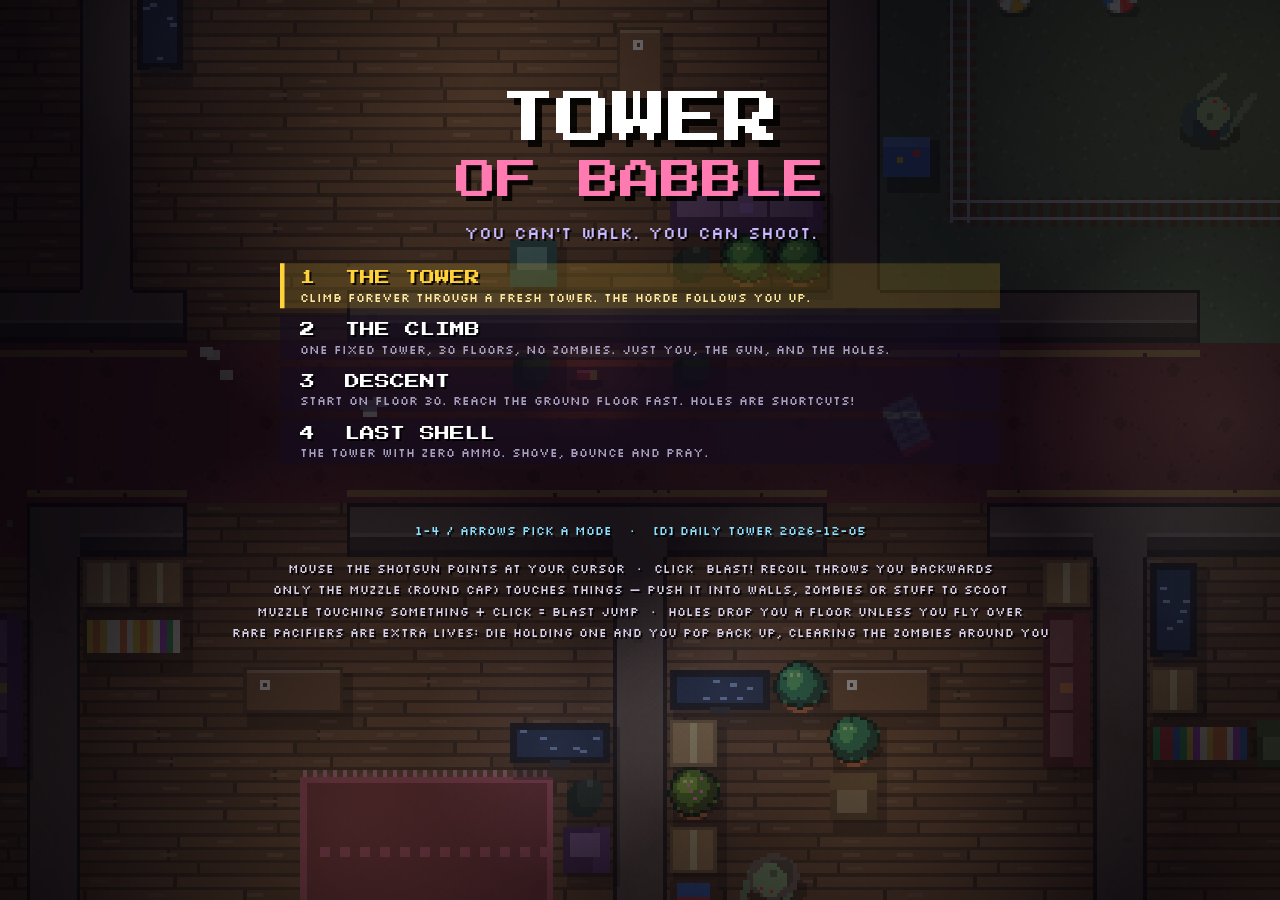
<file: tower-of-babble/index.html>
<!doctype html>
<html lang="en">
  <head>
    <meta charset="UTF-8" />
    <meta name="viewport" content="width=device-width, initial-scale=1.0" />
    <title>Tower of Babble</title>
    <link rel="preconnect" href="https://fonts.googleapis.com" />
    <link rel="preconnect" href="https://fonts.gstatic.com" crossorigin />
    <link href="https://fonts.googleapis.com/css2?family=Silkscreen:wght@400;700&family=Press+Start+2P&display=swap" rel="stylesheet" />
    <style>html,body{background:#050407;height:100%;margin:0;overflow:hidden}canvas{display:block;position:absolute}#view{image-rendering:pixelated;image-rendering:crisp-edges}#hud{top:0;left:0}</style>
    <script type="module" crossorigin src="./assets/index-BVj7e8-w.js"></script>
  </head>
  <body>
    <canvas id="view"></canvas>
    <canvas id="hud"></canvas>
  </body>
</html>
</file>
<file: skill-issue/assets/index-BCrlfGfw.css>
html,body{background:#111;height:100%;margin:0;overflow:hidden}body{justify-content:center;align-items:center;display:flex}canvas{image-rendering:pixelated;background:#000;display:block}
</file>
<file: strange-company/assets/index-C2i39HrT.css>
:root{--bg:#0a0807;--panel:#0e0b09eb;--line:#3a2a22;--text:#e6dcc4;--dim:#9a8d74;--blood:#9a0f0a;--blood2:#c4170f;--good:#8fd18a;--bad:#ff6b5b;--weird:#c9a0ff;--gold:#e8c46a}*{box-sizing:border-box}html,body{background:var(--bg);height:100%;color:var(--text);-webkit-user-select:none;user-select:none;margin:0;font-family:Pixelify Sans,Trebuchet MS,sans-serif;overflow:hidden}canvas#view{cursor:none;display:block;position:fixed;inset:0}#ui{pointer-events:none;position:fixed;inset:0}#ui>*{pointer-events:auto}button{color:var(--text);border:1px solid var(--line);cursor:pointer;text-align:left;background:#1c1512;padding:8px 14px;font-family:inherit;font-size:15px;transition:background .12s,border-color .12s,transform 80ms}button:hover:not(:disabled){border-color:var(--blood2);background:#2c1d17}button:active:not(:disabled){transform:translateY(1px)}button:disabled{opacity:.4;cursor:not-allowed}button.danger{color:#ffb0a6;border-color:#5a1a14}button.good{color:#bff0b8;border-color:#2a5a2a}.key{border:1px solid var(--line);min-width:18px;color:var(--dim);text-align:center;margin-right:8px;padding:0 4px;font-size:12px;display:inline-block}.hud{pointer-events:none;text-shadow:0 1px 2px #000;width:330px;position:fixed;top:14px;left:14px}.hud .day{letter-spacing:1px;font-size:22px}.hud .clock{color:var(--dim);margin-bottom:6px;font-size:15px}.hud .evac{color:var(--gold);margin-bottom:8px;font-size:13px}.hud .route{color:var(--dim);margin-bottom:2px;font-size:13px}.hud .route b{color:var(--text);font-weight:400}.routestrip{flex-wrap:wrap;align-items:center;gap:4px;margin:10px 0 12px;display:flex}.routestrip .stop{border:1px solid var(--line);color:var(--dim);background:#0000004d;padding:4px 7px;font-size:12px;line-height:1.2}.routestrip .stop b{color:var(--text);font-size:13px;font-weight:400;display:block}.routestrip .stop span{font-size:11px}.routestrip .stop.past{opacity:.4;text-decoration:line-through}.routestrip .stop.here{border-color:var(--gold)}.routestrip .stop.next{border-color:var(--good)}.routestrip .stop.evac b{color:#9be0a8}.routestrip .arrow{color:#5a4e3a}.night .choices button small{color:var(--dim)}.bar{background:#0009;border:1px solid #2a1e18;height:9px;margin:3px 0 6px;position:relative;overflow:hidden}.bar>i{background:var(--blood2);transition:width .15s;position:absolute;inset:0 auto 0 0}.bar.stam>i{background:#b8a26a}.hud .lbl{color:var(--dim);justify-content:space-between;font-size:11px;display:flex}.hud .infected{color:#ff5a4a;margin:4px 0;font-size:14px;animation:1.2s infinite pulse}.hud .weapon{margin-top:4px;font-size:13px}.hud .weapon b{color:var(--gold);font-weight:400}.hud .stash{color:var(--dim);margin-top:4px;font-size:13px;line-height:1.5}.hud .stash span{color:var(--text)}@keyframes pulse{50%{opacity:.45}}@keyframes helpFade{0%,85%{opacity:1}to{opacity:0}}.party{pointer-events:none;flex-direction:column-reverse;gap:6px;display:flex;position:fixed;bottom:14px;left:14px}.pcard{pointer-events:auto;cursor:pointer;background:#0a0807bf;border:1px solid #241a15;align-items:center;gap:8px;width:230px;padding:4px 8px 4px 4px;display:flex}.pcard canvas{border:1px solid #2a1e18;width:38px;height:38px}.pcard .nm{font-size:13px}.pcard .st{color:var(--dim);font-size:11px}.pcard .bar{width:160px;height:6px;margin:2px 0 0}.pcard.hold{border-color:#4a3a18}.pcard .ab{color:var(--dim);margin-top:2px;font-size:12px}.pcard .ab.ready{color:var(--gold)}.pcard .ab .key{min-width:12px;margin-right:4px;padding:0 3px;font-size:10px}.talk .abil{color:var(--dim);margin-top:6px;font-size:13px;line-height:1.35}.talk .abil b{color:var(--gold);font-weight:400}.hud .weapon .key{margin-right:4px;padding:0 3px;font-size:10px}.log{pointer-events:none;text-align:right;flex-direction:column;gap:3px;width:380px;display:flex;position:fixed;bottom:14px;right:14px}.log div{text-shadow:0 1px 2px #000;font-size:13px;transition:opacity 1s}.log .good{color:var(--good)}.log .bad{color:var(--bad)}.log .weird{color:var(--weird)}.mini{pointer-events:none;background:#000;border:1px solid #2a1e18;width:176px;height:176px;position:fixed;top:14px;right:14px}.toast{border:1px solid var(--blood2);pointer-events:none;text-align:center;background:#280402e0;max-width:80vw;padding:10px 20px;font-size:18px;animation:.25s ease-out toastIn;position:fixed;top:24%;left:50%;transform:translate(-50%)}@keyframes toastIn{0%{opacity:0;transform:translate(-50%,-8px)}}.objectives{pointer-events:none;text-shadow:0 1px 3px #000;min-width:300px;max-width:46vw;position:fixed;top:12px;left:50%;transform:translate(-50%)}.objectives .objtitle{color:var(--dim);letter-spacing:2px;text-transform:uppercase;text-align:center;margin-bottom:3px;font-size:13px}.objectives .obj{color:var(--text);align-items:baseline;gap:6px;font-size:14px;line-height:1.45;display:flex}.objectives .obj .ck{width:14px;color:var(--dim);flex:none;font-style:normal}.objectives .obj.done,.objectives .obj.done .ck{color:var(--good)}.objectives .obj.hot{color:var(--gold);animation:1.6s infinite pulse}.objectives .obj b{color:#fff;font-weight:400}.help{color:#6a5e4a;pointer-events:none;text-shadow:0 1px 2px #000;white-space:nowrap;font-size:12px;animation:50s forwards helpFade;position:fixed;bottom:14px;left:50%;transform:translate(-50%)}.modal-bg{background:#0009;justify-content:center;align-items:center;animation:.2s fadeIn;display:flex;position:fixed;inset:0}@keyframes fadeIn{0%{opacity:0}}.modal{background:var(--panel);border:1px solid var(--line);max-height:92vh;padding:22px;animation:.25s ease-out rise;overflow:auto;box-shadow:0 0 60px #78000040,0 20px 60px #000}@keyframes rise{0%{opacity:0;transform:translateY(14px)}}.modal h2{margin:0 0 4px;font-size:26px;font-weight:400}.modal h3{color:var(--dim);letter-spacing:2px;text-transform:uppercase;margin:14px 0 6px;font-size:14px;font-weight:400}.talk{background:var(--panel);border:1px solid var(--line);grid-template-columns:200px 1fr;gap:20px;width:min(980px,96vw);padding:18px;animation:.2s ease-out rise;display:grid;position:fixed;bottom:30px;left:50%;transform:translate(-50%);box-shadow:0 0 80px #000000e6}.talk .who canvas{border:1px solid #2a1e18;width:200px;height:200px;display:block}.talk .name{margin-top:8px;font-size:22px}.talk .job{color:var(--dim);font-size:13px}.talk .opinion{margin-top:6px;font-size:13px}.chips{flex-wrap:wrap;gap:4px;margin-top:6px;display:flex}.chip{color:var(--text);border:1px solid #3a2a22;padding:2px 6px;font-size:11px}.chip.g1{color:#bfe8b8;border-color:#2f5a2f}.chip.g-1{color:#ffb3a8;border-color:#5a2a22}.chip.unk{color:#6a5e4a;border-style:dashed}.chip.claim{border-style:dotted}.talk .lines{min-height:120px;max-height:260px;padding-right:6px;font-size:16px;line-height:1.45;overflow-y:auto}.talk .lines p{margin:0 0 8px;animation:.3s fadeIn}.talk .lines .them{color:var(--text)}.talk .lines .you{color:#a8c4e8;padding-left:18px}.talk .lines .narrator{color:var(--gold);font-size:14px;font-style:italic}.talk .opts{flex-direction:column;gap:5px;margin-top:10px;display:flex}.talk .opts button{padding:7px 12px;font-size:15px}.talk .opts button small{color:var(--dim);margin-left:8px}.night{width:min(760px,94vw)}.night .ln{opacity:0;margin:6px 0;font-size:16px;line-height:1.4;animation:.6s forwards lnIn}@keyframes lnIn{0%{opacity:0;transform:translate(-6px)}to{opacity:1;transform:none}}.night .ln.good{color:var(--good)}.night .ln.bad{color:var(--bad)}.night .ln.weird{color:var(--weird)}.night .event{border-top:1px solid var(--line);margin-top:16px;padding-top:14px}.night .event .faces{gap:8px;margin-bottom:8px;display:flex}.night .event .faces canvas{border:1px solid #2a1e18;width:72px;height:72px}.night .event .txt{font-size:17px;line-height:1.5}.night .event .res{color:var(--gold);margin-top:10px;font-size:16px;line-height:1.5;animation:.4s fadeIn}.night .choices{flex-direction:column;gap:6px;margin-top:12px;display:flex}.night .actions{justify-content:flex-end;margin-top:18px;display:flex}.night h2{color:var(--blood2);font-family:Nosifer,cursive;font-size:24px}.group{width:min(1150px,96vw)}.group .grid{grid-template-columns:repeat(auto-fill,minmax(260px,1fr));gap:10px;display:grid}.mcard{border:1px solid var(--line);background:#00000040;padding:10px}.modal.group .grid .mcard .row{margin-top:3px}.mcard .top{gap:10px;display:flex}.mcard canvas{border:1px solid #2a1e18;flex:none;width:76px;height:76px}.mcard .nm{font-size:17px}.mcard .jb{color:var(--dim);font-size:12px}.mcard .row{color:var(--dim);margin-top:6px;font-size:12px;line-height:1.45}.mcard .row b{color:var(--text);font-weight:400}.mcard .give{flex-wrap:wrap;gap:4px;margin-top:6px;display:flex}.mcard .give button{padding:3px 6px;font-size:11px}.mcard.you{border-color:#4a3a18}.stashline{color:var(--dim);font-size:14px;line-height:1.6}.stashline b{color:var(--text);font-weight:400}.wbtn.sel{border-color:var(--gold);color:var(--gold)}.title{background:radial-gradient(at 50% 30%,#1e0a07 0%,#070505 70%);flex-direction:column;align-items:center;padding:4vh 20px 40px;display:flex;position:fixed;inset:0;overflow-y:auto}.title h1{color:var(--blood2);text-shadow:0 0 30px #c8000059,0 4px #2a0000;letter-spacing:3px;text-align:center;margin:0;font-family:Nosifer,cursive;font-size:clamp(40px,7vw,86px);font-weight:400;animation:6s infinite flicker}@keyframes flicker{0%,92%,to{opacity:1}93%{opacity:.4}94%{opacity:1}96%{opacity:.6}}.title canvas.scene{width:520px;max-width:92vw;height:200px;margin:-6px 0 -10px}.title .tag{text-align:center;max-width:760px;color:var(--dim);margin:10px 0 18px;font-size:17px;line-height:1.55}.title .tag b{color:var(--text);font-weight:400}.cycle{flex-wrap:wrap;justify-content:center;align-items:stretch;gap:10px;max-width:980px;margin-bottom:20px;display:flex}.cycle div{color:var(--dim);background:#00000059;border:1px solid #2a1810;flex:200px;padding:10px 12px;font-size:13px;line-height:1.45}.cycle div b{color:var(--blood2);margin-bottom:3px;font-size:15px;font-weight:400;display:block}.picks{flex-wrap:wrap;justify-content:center;gap:14px;display:flex}.pick{border:1px solid var(--line);cursor:pointer;background:#0a0807d9;width:280px;padding:14px;transition:border-color .15s,transform .15s}.pick:hover{border-color:#6a2a1a;transform:translateY(-3px)}.pick.sel{border-color:var(--blood2);box-shadow:0 0 24px #c4170f4d}.pick canvas{border:1px solid #2a1e18;width:110px;height:110px;margin:0 auto 8px;display:block}.pick .nm{text-align:center;font-size:20px}.pick .jb{color:var(--dim);text-align:center;margin-bottom:8px;font-size:13px}.pick .tr{margin:5px 0;font-size:13px;line-height:1.4}.pick .tr b{font-weight:400}.pick .tr span{color:var(--dim)}.title .row{gap:10px;margin-top:18px;display:flex}.title .controls{color:#6a5e4a;text-align:center;max-width:900px;margin-top:22px;font-size:13px;line-height:1.8}.big{border-color:var(--blood2)!important;text-align:center!important;background:#3a0a06!important;padding:12px 34px!important;font-size:20px!important}.over h1{color:var(--blood2);margin:0 0 6px;font-family:Nosifer,cursive;font-size:44px;font-weight:400}.over.win h1{color:#9be0a8}.over .stats{color:var(--dim);font-size:15px;line-height:1.6}.over .stats b{color:var(--text);font-weight:400}.over .list{flex-direction:column;gap:6px;margin-top:10px;display:flex}.over .list .it{align-items:center;gap:10px;font-size:14px;line-height:1.4;display:flex}.over .list canvas{border:1px solid #2a1e18;flex:none;width:46px;height:46px}.switch{text-align:center;max-width:560px}.switch p{white-space:pre-line;font-size:18px;line-height:1.5}@media (width<=800px){.objectives{display:none}.talk{grid-template-columns:1fr}.talk .who canvas{width:110px;height:110px}.log{width:60vw}.help{display:none}}.hud{width:300px}.hud .day{font-size:20px}.hud .day .where{color:var(--dim);letter-spacing:0;font-size:14px}.hud .clock{margin-bottom:6px;font-size:14px}.hud .clock .urgent{color:#ff5a4a;animation:1s infinite pulse}.hud .bar{height:10px;margin-bottom:3px;position:relative}.hud .bar em{color:#fff;font-size:10px;font-style:normal;position:absolute;top:-2px;right:4px}.hud .bar.stam{height:4px;margin-bottom:6px}.hud .weapon{margin-top:2px}.hud .weapon .ready{color:var(--good)}.hud .weapon .dim{color:var(--dim)}.hud .low{color:#ff5a4a!important}.hud .ok{color:var(--good)!important}.objectives{min-width:300px}.objectives .obj{align-items:center;gap:8px;margin:3px 0;font-size:13px;display:flex}.objectives .obj .ic{border:1.5px solid;border-radius:50%;flex:none;justify-content:center;align-items:center;width:18px;height:18px;font-family:monospace;font-size:11px;font-style:normal;font-weight:700;display:inline-flex}.objectives .obj .tx{flex:1}.objectives .obj .ex{color:var(--dim);font-size:12px}.objectives .obj.done .tx{color:#666;text-decoration:line-through}.help b{color:var(--text);font-weight:400}.modal .cause{text-align:center;color:var(--dim);margin:-6px 0 14px;font-size:16px}.hud .wounded{color:#ffb347;margin:3px 0;font-size:13px;animation:1.6s infinite pulse}.actbar{pointer-events:none;text-shadow:0 1px 2px #000;align-items:center;gap:10px;display:flex;position:fixed;bottom:12px;left:50%;transform:translate(-50%)}@keyframes readyFlash{0%{transform:scale(1.25);box-shadow:0 0 30px #ffd34a}to{box-shadow:none;transform:scale(1)}}.actbar .special{background:#0a0807d9;border:2px solid #ffd34a;border-radius:30px;align-items:center;gap:8px;padding:5px 12px 5px 5px;display:flex}.actbar .special.cd{border-color:#4a3e2a}.actbar .dial{background:conic-gradient(#000000bf calc(var(--p) * 360deg), #ffd34a 0);border-radius:50%;justify-content:center;align-items:center;width:42px;height:42px;display:flex}.actbar .special.cd .dial{background:conic-gradient(#14100cf2 calc(var(--p) * 360deg), #8a7330 0)}.actbar .dial .key.big{text-align:center;color:#ffd34a;background:#120e0b;border:none;border-radius:50%;min-width:26px;height:26px;padding:0;font-size:18px;line-height:26px}.actbar .sp-txt{flex-direction:column;line-height:1.15;display:flex}.actbar .sp-txt b{color:#ffd34a;font-size:15px;font-weight:400}.actbar .special.cd .sp-txt b{color:#b0a080}.actbar .sp-txt span{color:var(--dim);font-size:11px}.actbar .special.ready .sp-txt span{color:#ffd34a}.actbar .keys{background:#0a0807b3;border:1px solid #241a15;flex-wrap:wrap;gap:4px;max-width:520px;padding:5px 7px;display:flex}.actbar .k{color:#a89a80;white-space:nowrap;font-size:11px}.actbar .k .key{margin-right:3px;padding:0 3px;font-size:10px}.actbar .k.hot{color:#fff}.actbar .k.hot .key{color:#000;background:#ffd34a}.actbar .k.off{opacity:.35}.log,.party{bottom:96px}.foodmeter{text-align:center;pointer-events:none;text-shadow:0 1px 3px #000;background:#0a0807cc;border:2px solid #ff5a4a;padding:5px 16px 6px;position:fixed;top:10px;left:50%;transform:translate(-50%)}.foodmeter.ok{border-color:#6fe08a}.foodmeter.late{animation:.9s infinite pulse}.foodmeter .ft{letter-spacing:2px;color:#f0a060;font-size:13px}.foodmeter.ok .ft{color:#6fe08a}.foodmeter .ft b{color:#fff;letter-spacing:0;margin-left:6px;font-size:20px}.foodmeter .pips{justify-content:center;gap:4px;margin-top:4px;display:flex}.foodmeter .pips i{background:#2a1a14;border:1px solid #6a3a2a;width:16px;height:9px}.foodmeter .pips i.on{background:#f0a060;border-color:#f0a060}.foodmeter.ok .pips i.on{background:#6fe08a;border-color:#6fe08a}.foodmeter .pips i.extra{opacity:.6}.foodmeter .fs{color:#ff8a7a;margin-top:3px;font-size:11px}.objectives{top:92px}.event .fx{flex-wrap:wrap;gap:6px;margin-top:10px;display:flex}.event .fx .chip{border:1px solid;padding:3px 9px;font-size:14px}.event .fx .chip.good{color:#8fe08a;background:#2850284d;border-color:#4a8a4a}.event .fx .chip.bad{color:#ff8a7a;background:#5a140a59;border-color:#8a3a2a}.event .fx .chip.neutral{color:var(--text);border-color:#555}.event.hit{animation:.5s eventHit}@keyframes eventHit{0%,to{transform:none}20%{transform:translate(-8px)}40%{transform:translate(7px)}60%{transform:translate(-4px)}}@media (width<=1250px){.actbar .keys{max-width:360px}.actbar{bottom:8px}}.objectives{background:#0a08078c;border-left:2px solid #3a2a22;width:300px;min-width:0;max-width:300px;padding:4px 8px;top:132px;left:14px;transform:none}.objectives .obj{margin:2px 0;font-size:12.5px}.toast{max-width:520px;padding:7px 16px;font-size:15px;top:96px}.log{width:320px}.log div{font-size:12px}@media (width<=900px){.objectives{display:none}}.foodmeter.watchmeter{border-color:#3a4a7a}.foodmeter .dawn{background:#0a0c18;border:1px solid #2a3458;height:6px;margin:4px 0 2px}.foodmeter .dawn i{background:linear-gradient(90deg,#1a2350,#c87a4a 85%,#ffd090);height:100%;display:block}.lootcard{text-align:left;pointer-events:none;z-index:6;background:#0c0a08eb;border:2px solid #8a7a5a;width:300px;padding:10px 14px 12px;animation:.25s ease-out lootIn;position:absolute;bottom:74px;left:50%;transform:translate(-50%)}.lootcard.rare{border-color:#6fb8ff;box-shadow:0 0 22px #6fb8ff59}.lootcard.legendary{border-color:#ffb340;box-shadow:0 0 30px #ffb34080}.lootcard.meh{opacity:.8}.lootcard .lk{letter-spacing:3px;color:#a89a7a;font-size:11px}.lootcard.rare .lk{color:#6fb8ff}.lootcard.legendary .lk{color:#ffb340}.lootcard .ln{color:#f0e6cc;margin:2px 0;font-size:22px}.lootcard .ln .lv{color:#ffd34a;font-size:18px}.lootcard .lv2{color:#9be0a8;margin-bottom:6px;font-size:14px;font-weight:700}.lootcard.meh .lv2{color:#c8b890}.lootcard .lb{color:#a89a7a;align-items:center;gap:8px;margin:2px 0;font-size:11px;display:flex}.lootcard .lb span{width:46px}.lootcard .lb i{background:#2a241c;flex:1;height:6px}.lootcard .lb b{background:#e8c46a;height:100%;display:block}.lootcard .ld{color:#bfb39a;margin-top:6px;font-size:12px;font-style:italic}@keyframes lootIn{0%{opacity:0;transform:translate(-50%,20px)scale(.9)}to{opacity:1;transform:translate(-50%)scale(1)}}.pcard .pk{color:#9be0a8;white-space:nowrap;text-overflow:ellipsis;font-size:11px;overflow:hidden}.abil.perk b{color:#9be0a8}.arrive{text-align:center;pointer-events:none;z-index:7;text-shadow:0 2px 12px #000,0 0 2px #000;transition:opacity 1s;animation:.9s ease-out arriveIn;position:absolute;top:26%;left:0;right:0}.arrive.out{opacity:0}.arrive .at{letter-spacing:6px;color:#c8b890;font-size:15px}.arrive .ap{color:#f2e6c8;letter-spacing:2px;margin:4px 0 6px;font-size:54px}.arrive .as{color:#bfb39a;max-width:640px;margin:0 auto;font-size:16px;font-style:italic}.arrive .ag{color:#ffd27a;background:#0a08068c;border-top:1px solid #6a5a3a;border-bottom:1px solid #6a5a3a;margin-top:14px;padding:6px 18px;font-size:16px;display:inline-block}@keyframes arriveIn{0%{opacity:0;letter-spacing:8px;transform:translateY(14px)}to{opacity:1;transform:none}}@media (width<=900px){.arrive .ap{font-size:34px}.arrive .as{font-size:13px}}.actbar .special{background:linear-gradient(#1a140ef2,#0a0806f2);border:1px solid #3a2e1e;border-radius:6px;align-items:center;gap:10px;padding:5px 14px 5px 5px;display:flex;box-shadow:0 3px 10px #0009}.actbar .special .slot{background:radial-gradient(circle at 50% 40%,#3a2c18,#120d08 75%);border:2px solid #5a4a2a;border-radius:6px;width:56px;height:56px;position:relative;overflow:hidden}.actbar .special.ready .slot{border-color:#ffd34a;animation:1.4s ease-in-out infinite slotPulse}@keyframes slotPulse{0%,to{box-shadow:0 0 6px #ffd34a59,inset 0 0 8px #ffd34a26}50%{box-shadow:0 0 18px #ffd34abf,inset 0 0 14px #ffd34a4d}}.actbar .special .slot canvas{width:100%;height:100%;image-rendering:pixelated;position:absolute;inset:0}.actbar .special .sweep{background:conic-gradient(#060403c7 calc(var(--p) * 360deg), transparent 0);position:absolute;inset:0}.actbar .special.ready .sweep{display:none}.actbar .special .cdnum{color:#f2e6c8;text-shadow:0 0 4px #000,0 0 2px #000;justify-content:center;align-items:center;font-size:22px;display:flex;position:absolute;inset:0}.actbar .special .rkey{text-align:center;color:#120c08;background:#ffd34a;border-radius:2px;min-width:13px;font-size:11px;font-weight:700;line-height:13px;position:absolute;bottom:1px;right:1px}.actbar .special.cd .rkey{color:#c8b890;background:#5a4a2a}.actbar .sp-txt b{letter-spacing:1px;font-size:16px}.actbar .sp-txt span{letter-spacing:1px;font-size:11px}.actbar.flash .special{animation:.6s ease-out readyFlash}.givebg{background:#0000008c}.modal.give{text-align:center;max-width:720px;padding:18px 22px 16px}.gv-found{letter-spacing:6px;color:#a89a7a;font-size:12px}.gv-head{background:radial-gradient(at 30%,#2a2014,#0e0a07 80%);border:2px solid #6a5a3a;justify-content:center;align-items:center;gap:16px;max-width:560px;margin:8px auto 4px;padding:10px 16px;animation:.25s ease-out lootIn;display:flex}.gv-head.rare{border-color:#6fb8ff;box-shadow:0 0 22px #6fb8ff59}.gv-head.legendary{border-color:#ffb340;box-shadow:0 0 30px #ffb34080}.gv-head.gear{border-color:#9be0a8;box-shadow:0 0 18px #9be0a840}.gv-art{width:160px;height:80px;image-rendering:pixelated}.gv-txt{text-align:left}.gv-kind{letter-spacing:3px;color:#a89a7a;font-size:11px}.gv-head.rare .gv-kind{color:#6fb8ff}.gv-head.legendary .gv-kind{color:#ffb340}.gv-head.gear .gv-kind{color:#9be0a8}.gv-name{color:#f2e6c8;font-size:26px}.gv-desc{color:#bfb39a;max-width:300px;font-size:14px;font-style:italic}.gv-q{color:#e8c46a;margin:14px 0 8px;font-size:18px}.gv-crew{flex-wrap:wrap;justify-content:center;gap:8px;display:flex}.gv-who{cursor:pointer;background:#15100c;border:2px solid #3a2e1e;flex-direction:column;align-items:center;gap:3px;width:116px;padding:8px 6px;display:flex;position:relative}.gv-who:hover{border-color:#e8c46a;transform:translateY(-2px)}.gv-who.best{border-color:#9be0a8}.gv-who.meh{opacity:.55}.gv-who canvas{width:64px;height:64px}.gv-nm{color:#f2e6c8;font-size:14px}.gv-nm .key{margin-right:4px;font-size:10px}.gv-has{color:#8a7e66;font-size:11px}.gv-v{font-size:12px}.gv-v.good{color:#9be0a8}.gv-v.bad{color:#c87a6a}.gv-v.up{color:#ffd34a}.gv-best{letter-spacing:2px;color:#0e0a07;background:#9be0a8;padding:0 6px;font-size:10px;position:absolute;top:-9px;left:50%;transform:translate(-50%)}.gv-scrap{opacity:.8;margin-top:12px;font-size:13px}.pause-keys{color:#a89a80;text-align:left;grid-template-columns:1fr 1fr;gap:3px 18px;margin-top:10px;font-size:13px;display:grid}.pause-keys b{color:#ffd34a;margin-right:6px;font-weight:400}.bwrap{margin:6px 0 2px}.badges{flex-wrap:wrap;justify-content:center;gap:4px;display:flex}.bdg{white-space:nowrap;cursor:help;background:#00000059;border:1px solid;border-radius:3px;padding:2px 7px;font-size:12px}.bdg.perk{color:#9be0a8;border-color:#3e6a48}.bdg.ab{color:#ffd34a;border-color:#6a5a2a}.bdg.gear{color:#c8d8ff;border-color:#3a4a6a}.bwrap .chips{flex-wrap:wrap;justify-content:center;gap:3px;margin-top:5px;display:flex}.pick .bwrap .chip{font-size:11px}.title{background:#050404;padding:5vh 20px 30px}.title canvas.scene{z-index:0;pointer-events:none;width:100vw;max-width:none;height:100vh;margin:0;position:fixed;inset:0}.title>:not(canvas){z-index:1;position:relative}.title h1{font-size:clamp(42px,8vw,104px)}.title .tag{letter-spacing:1px;color:#a89a8a;text-shadow:0 2px 8px #000;margin:6px 0 0;font-size:18px}.title .spacer{flex:auto;min-height:18vh}.title .choose{color:#c8b8a0;letter-spacing:6px;text-shadow:0 2px 6px #000;margin:0 0 10px;font-size:13px;font-weight:400}.title .sound-tog{color:#c8b8a0;z-index:2;background:#00000080;border:1px solid #3a2a22;padding:4px 10px;font-size:13px;position:fixed;top:14px;right:16px}.title .picks{gap:12px}.title .pick{-webkit-backdrop-filter:blur(2px);backdrop-filter:blur(2px);background:#080605d1;width:230px;padding:12px 10px}.title .pick canvas{width:84px;height:84px}.title .pick .nm{font-size:19px}.title .pick .jb{margin-bottom:4px}.title .row{margin-top:14px}.title .row button.big{padding:10px 46px;font-size:22px}.title h1{white-space:nowrap;font-size:clamp(30px,5.6vw,78px)}.title .spacer{min-height:30vh}.title .pick .bwrap .chips{display:none}.title .pick:hover .bwrap .chips,.title .pick.sel .bwrap .chips{display:flex}.modal.give.locked .gv-who,.modal.give.locked .gv-scrap{pointer-events:none;opacity:.45}.modal.give .gv-crew{position:relative}.modal.give.locked .gv-q:after{content:"";transform-origin:0;background:#e8c46a;width:180px;height:3px;margin:6px auto 0;animation:.9s linear forwards giveLock;display:block}@keyframes giveLock{0%{transform:scaleX(0)}to{transform:scaleX(1)}}.modal.moor{text-align:center;max-width:920px}.mo-k{letter-spacing:6px;color:#8a9ac8;font-size:12px}.modal.moor h2{margin:4px 0 14px}.mo-row{flex-wrap:wrap;justify-content:center;gap:10px;display:flex}.mo-opt{text-align:left;cursor:pointer;background:#120e0b;border:2px solid #3a2e1e;flex-direction:column;flex:240px;gap:6px;max-width:290px;padding:12px 14px;display:flex}.mo-opt:hover{border-color:#e8c46a;transform:translateY(-2px)}.mo-opt.drift{border-color:#3a4a6a}.mo-opt.salvage,.mo-opt.chapel,.mo-opt.flare{border-color:#6a4a2a}.mo-t{color:#f2e6c8;font-size:17px}.mo-t .key{margin-right:6px;font-size:11px}.mo-d{color:#bfb39a;font-size:13px;font-style:italic}.mo-r{color:#ff8a6a;font-size:13px}.mo-w{color:#ffd34a;font-size:13px}.lootcard.relic{border-color:#c8a0ff;box-shadow:0 0 26px #c8a0ff73}.lootcard.relic .lk,.lootcard.relic .ri{color:#c8a0ff}.hud .relics{pointer-events:auto;gap:4px;margin:3px 0;display:flex}.hud .relics span{color:#c8a0ff;cursor:help;background:#140c1eb3;border:1px solid #5a4a7a;justify-content:center;align-items:center;width:20px;height:20px;font-size:13px;display:inline-flex}.hud .hrow{align-items:center;gap:10px;display:flex}.hud .hp-port{background:#0e0a08;border:2px solid #5a3a2a;flex:none;width:56px;height:56px}.hud .hp-port canvas{width:52px;height:52px;display:block}.hud .hp-port.low{border-color:#ff3a2a;animation:.8s infinite pulse}.hud .hp-port.sick{border-color:#8ad04a;box-shadow:0 0 12px #8cd24680}.hud .hcol{min-width:0}.hpbar{background:#1a0a08;border:2px solid #3a1a12;height:18px;margin:8px 0 4px;position:relative;overflow:hidden;box-shadow:inset 0 2px 4px #000c}.hpbar i{position:absolute;top:0;bottom:0;left:0}.hpbar i.ghost{opacity:.55;background:#e8d8c0}.hpbar i.fill{background:linear-gradient(#e0402a,#9a1408 60%,#6a0a04)}.hpbar:after{content:"";pointer-events:none;background:repeating-linear-gradient(90deg,#0000 0 24.5%,#0000008c 24.5% 25%);position:absolute;inset:0}.hpbar span{color:#fff;text-shadow:0 1px 2px #000,0 0 3px #000;letter-spacing:1px;justify-content:center;align-items:center;font-size:12px;display:flex;position:absolute;inset:0}.hpbar.low{border-color:#ff3a2a;animation:.8s infinite pulse}.infbar{background:#0a1206;border:2px solid #4a7a2a;height:16px;margin:5px 0;animation:1.4s infinite pulse;position:relative;overflow:hidden}.infbar i{background:repeating-linear-gradient(45deg,#5a9a2a 0 6px,#3a6a1a 6px 12px);position:absolute;top:0;bottom:0;left:0}.infbar span{color:#e8ffd0;text-shadow:0 1px 2px #000;justify-content:center;align-items:center;font-size:12px;display:flex;position:absolute;inset:0}.hud .wounded{font-size:12.5px}.pcard.sick{box-shadow:0 0 10px #8cd24659;border-color:#6aa03a!important}.pcard.angry{border-color:#a03a2a!important}.objectives{border-left:none;border-right:2px solid #3a2a22;width:270px;max-width:270px;top:200px;left:auto;right:14px}@media (width<=900px){.objectives{display:none}}.fadeblack{z-index:50;pointer-events:none;background:#000;animation:1.1s ease-in forwards fadeOut;position:fixed;inset:0}@keyframes fadeOut{0%{opacity:1}30%{opacity:1}to{opacity:0}}.hud,.objectives,.pcard,.foodmeter,.actbar .keys{background:linear-gradient(#18120dd6,#0a0806d6);border:1px solid #3a2c20;border-radius:3px;box-shadow:0 3px 10px #0009,inset 0 1px #ffdcaa12}.hud{padding:8px 10px 6px}.objectives{padding:6px 10px}.objectives .obj.hot .tx{color:#fff}.log div{background:#08060599;border-right:2px solid #3a2c20;margin:2px 0;padding:2px 8px}.log div.good{border-right-color:#6fbf7a}.log div.bad{border-right-color:#c8402a}.toast{border-radius:3px;box-shadow:0 4px 16px #000000b3}.modal{box-shadow:0 10px 40px #000c,inset 0 1px #ffdcaa0f}#ui{font-size:15px}.hud .weapon,.objectives .obj,.pcard,.log div,.actbar .k{font-size:14px}.toast{letter-spacing:.5px;font-size:17px}.modal .line,.modal .say,.notes,.night .ev,.talk .lines{font-family:Special Elite,Courier New,monospace}.actbar .items{gap:6px;display:flex}.actbar .islot{background:radial-gradient(circle at 50% 40%,#2a2014,#0e0a07 75%);border:2px solid #5a4a2a;border-radius:5px;width:48px;height:48px;position:relative;box-shadow:0 3px 8px #0009}.actbar .islot canvas{width:100%;height:100%;image-rendering:pixelated;position:absolute;inset:0}.actbar .islot .ik{text-align:center;color:#120c08;background:#e8c46a;border-radius:2px;min-width:12px;font-size:10px;font-weight:700;line-height:12px;position:absolute;top:1px;left:1px}.actbar .islot .ic{color:#fff;text-shadow:0 1px 2px #000,0 0 3px #000;font-size:15px;font-weight:700;position:absolute;bottom:0;right:2px}.actbar .islot.empty{opacity:.55;border-color:#3a2e1e}.actbar .islot.empty .ic{color:#ff6a5a}.actbar .islot.bump{animation:.4s ease-out bump}@keyframes bump{0%{transform:scale(1.3);box-shadow:0 0 16px #ffd34a}to{transform:scale(1)}}.bargetimer{text-align:center;pointer-events:none;background:linear-gradient(#18120de0,#0a0806e0);border:1px solid #3a4a3a;border-radius:3px;min-width:300px;padding:5px 12px 7px;position:fixed;top:74px;left:50%;transform:translate(-50%);box-shadow:0 3px 10px #0009}.bargetimer .bt{letter-spacing:1px;color:#c8d8c0;font-size:15px}.bargetimer .bt b{color:#fff;font-size:19px}.bargetimer .bt .ok{color:#6fe08a}.bargetimer .bb{background:#0a0c0a;border:1px solid #2a3a2a;height:5px;margin-top:4px}.bargetimer .bb i{background:linear-gradient(90deg,#3a8a4a,#6fe08a);height:100%;display:block}.bargetimer.soon{border-color:#8a6a2a}.bargetimer.soon .bb i{background:linear-gradient(90deg,#a86a1a,#ffb347)}.bargetimer.soon .bt b{color:#ffd27a}.bargetimer.urgent{border-color:#ff3a2a;animation:.7s infinite pulse}.bargetimer.urgent .bb i{background:#ff3a2a}.bargetimer.urgent .bt b{color:#ff5a4a;font-size:24px}.foodmeter{top:10px}*{scrollbar-width:thin;scrollbar-color:#6a2a1a #0e0a08}::-webkit-scrollbar{width:10px;height:10px}::-webkit-scrollbar-track{background:#0e0a08;border-left:1px solid #2a1e16}::-webkit-scrollbar-thumb{background:linear-gradient(#7a2a1a,#4a160e);border:2px solid #0e0a08;border-radius:6px}::-webkit-scrollbar-thumb:hover{background:linear-gradient(#a83a22,#6a1e12)}::-webkit-scrollbar-corner{background:#0e0a08}.overbg{background:#000000c7}.modal.over{text-align:center}.modal.over .cause{color:#c8b8a0;margin:2px 0 14px;font-size:16px}.st-grid{grid-template-columns:repeat(6,1fr);gap:6px;margin:6px 0 14px;display:grid}.st-t{background:#120d0a;border:1px solid #3a2a20;flex-direction:column;align-items:center;padding:8px 4px;display:flex}.st-t b{color:#f2e6c8;font-size:24px;font-weight:600}.st-t span{letter-spacing:2px;color:#8a7e66;text-transform:uppercase;font-size:11px}.st-t.bad b{color:#ff6a5a}.mem-row{flex-wrap:wrap;justify-content:center;gap:8px;margin-bottom:6px;display:flex}.mem{cursor:help;background:#100b09;border:1px solid #2a1e16;flex-direction:column;align-items:center;gap:2px;width:110px;padding:6px;display:flex}.mem canvas{filter:grayscale(.8)brightness(.8);width:54px;height:54px}.mem .mn{color:#d8ccb4;font-size:13px}.mem .mf{color:#7a6e58;max-height:2.4em;font-size:10px;line-height:1.2;overflow:hidden}.over-btns{justify-content:center;gap:10px;margin-top:16px;display:flex}@media (width<=700px){.st-grid{grid-template-columns:repeat(3,1fr)}}.modal.night .ln.key{align-items:baseline;gap:8px;font-size:15px;display:flex}.modal.night .ln.key i{flex:none;width:14px;font-style:normal}.modal.night details.more{color:#8a7e66;margin:6px 0 4px;font-size:13px}.modal.night details.more summary{cursor:pointer;color:#a89a7a;letter-spacing:1px}.modal.night details.more .ln{opacity:.85;font-size:13px;animation:none}.modal-bg{-webkit-backdrop-filter:blur(3px)saturate(.6);backdrop-filter:blur(3px)saturate(.6);background:#0000009e}body.modal-open .pcard,body.modal-open .actbar,body.modal-open .objectives,body.modal-open .log,body.modal-open .foodmeter,body.modal-open .mini{opacity:.15;transition:opacity .2s}body.modal-open .hud{opacity:.5}body.modal-open .bossbar,body.modal-open .bargetimer{display:none!important}.bossbar{pointer-events:none;text-align:center;width:min(520px,70vw);animation:.3s fadeIn;position:fixed;bottom:112px;left:50%;transform:translate(-50%)}.bossbar .bn{letter-spacing:6px;color:#ff8a7a;text-shadow:0 2px 4px #000;margin-bottom:3px;font-size:14px}.bossbar.slasher .bn{color:#ff4a3a;font-weight:700}.bossbar .bbar{background:#140606;border:2px solid #4a1410;height:12px;position:relative;overflow:hidden;box-shadow:0 2px 8px #000000b3}.bossbar .bbar i{position:absolute;top:0;bottom:0;left:0}.bossbar .bbar i.g{opacity:.6;background:#e8d0b0}.bossbar .bbar i.f{background:linear-gradient(#d02a1a,#7a0c06)}.bossbar.slasher .bbar{border-color:#8a1a10;animation:1.2s infinite pulse}.tip{z-index:100;pointer-events:none;opacity:0;color:#d8ccb4;background:linear-gradient(#1e160ff7,#0e0a07f7);border:1px solid #6a5032;border-left:3px solid #e8c46a;border-radius:3px;max-width:280px;padding:7px 10px;font-size:13px;line-height:1.35;transition:opacity .12s,transform .12s;position:fixed;transform:translateY(4px);box-shadow:0 6px 18px #000000bf,inset 0 1px #ffdcaa14}.tip.on{opacity:1;transform:none}.tip b{color:#ffd34a;letter-spacing:.5px;margin-bottom:2px;font-size:14px;font-weight:600;display:block}.tip span{display:block}.title canvas.logo{width:min(860px,88vw);height:auto;image-rendering:pixelated;z-index:1;filter:drop-shadow(0 0 18px #c80a0059)drop-shadow(0 6px #0009);margin-top:-1vh;position:relative}
</file>
<file: swapshot/assets/index-D1wAyIx7.css>
:root{--ink0:#0a0b14;--ink1:#131729;--ink2:#1c2240;--ink3:#283157;--ink4:#3a4677;--steel:#6476a8;--fog:#a3b2d9;--white:#f1f4ff;--p0:#0c4a5a;--p1:#138b9c;--p2:#3fdcd6;--p3:#b8fff1;--e0:#5e1b13;--e1:#b5401b;--e2:#ff8a3a;--e3:#ffd29a;--gold0:#a8661c;--gold:#ffcc48;--red0:#7d1734;--red:#ff4f6a;--blue0:#2a5bb8;--blue:#5ba9ff;--blue1:#bfe0ff;--purple:#a064ff;--pink:#ff6ed6;--green:#5fe37a;--px:3px;--pixel:"Silkscreen", monospace;--body:"Pixelify Sans", "Silkscreen", monospace}*{box-sizing:border-box}html,body{height:100%;margin:0}body{background-color:var(--ink0);image-rendering:pixelated;color:var(--white);font:16px/1.3 var(--body);background-size:192px 192px;animation:40s linear infinite drift;overflow:hidden}@keyframes drift{to{background-position:192px 384px}}img{image-rendering:pixelated}button{font-family:var(--pixel)}.scanlines{pointer-events:none;z-index:50;background:repeating-linear-gradient(#0000 0 2px,#00000021 2px 3px);position:fixed;inset:0}.frame{background:var(--ink1);box-shadow:0 calc(var(--px) * -1) 0 0 var(--ink3), 0 var(--px) 0 0 var(--ink0), calc(var(--px) * -1) 0 0 0 var(--ink3), var(--px) 0 0 0 var(--ink0), inset 0 var(--px) 0 0 var(--ink2)}#app{grid-template-rows:auto 1fr;gap:14px;height:100vh;padding:14px 18px 16px;display:grid}header{align-items:center;gap:22px;min-width:0;display:flex}.logo{font:700 26px var(--pixel);letter-spacing:1px;white-space:nowrap;align-items:center;gap:10px;display:flex}.logo img{width:54px;height:54px;animation:.8s steps(2,end) infinite bob}.logo span{color:var(--p2);text-shadow:3px 3px 0 var(--p0)}.logo b{color:var(--e2);text-shadow:3px 3px 0 var(--e0);margin-left:8px}@keyframes bob{50%{transform:translateY(-3px)}}.track{flex:1;min-width:0}.trackLabel{font:400 13px var(--pixel);color:var(--fog);margin-bottom:5px}.trackLabel b{color:var(--white);font-size:17px}.trackLabel span{color:var(--steel)}.pips{flex-wrap:wrap;gap:4px;display:flex}.pip{background:var(--ink2);width:18px;height:12px;box-shadow:inset 0 -3px 0 var(--ink1)}.pip.done{background:var(--gold);box-shadow:inset 0 -3px 0 var(--gold0)}.pip.now{background:var(--p2);box-shadow:inset 0 -3px 0 var(--p1);animation:.6s steps(2,end) infinite blink}.pip.boss{outline:2px solid var(--red0)}@keyframes blink{50%{opacity:.35}}.attempts{align-items:center;gap:8px;display:flex}.attempts .lbl{font:400 13px var(--pixel);color:var(--fog)}.cells{gap:5px;display:flex}.cell{background:var(--p2);width:16px;height:24px;box-shadow:inset 0 -6px 0 var(--p1), 0 -3px 0 var(--ink0), 0 3px 0 var(--ink0), -3px 0 0 var(--ink0), 3px 0 0 var(--ink0);position:relative}.cell:before{content:"";background:var(--ink4);height:3px;position:absolute;top:-6px;left:4px;right:4px}.cell.empty{background:var(--ink2);box-shadow:inset 0 -6px 0 var(--ink1), 0 -3px 0 var(--ink0), 0 3px 0 var(--ink0), -3px 0 0 var(--ink0), 3px 0 0 var(--ink0)}.cell.lost{animation:.5s steps(4,end) forwards drain}@keyframes drain{0%{background:var(--red)}to{background:var(--ink2)}}.tools{gap:10px;display:flex}button.icon{cursor:pointer;width:42px;height:38px;color:var(--fog);font:700 14px var(--pixel);background:var(--ink2);box-shadow:inset 0 -4px 0 var(--ink1), 0 -3px 0 var(--ink0), 0 3px 0 var(--ink0), -3px 0 0 var(--ink0), 3px 0 0 var(--ink0);border:0}button.icon.off{color:var(--ink4);text-decoration:line-through}button.icon:hover{color:var(--white);background:var(--ink3)}main{grid-template-columns:auto minmax(0,1fr);gap:22px;min-height:0;display:grid}.arenaCol{justify-content:center;align-items:flex-start;height:100%;min-height:0;display:flex}.arena{background:var(--ink0);padding:8px;position:relative;overflow:hidden}#board{image-rendering:pixelated;display:block}.ticker{font:700 13px var(--pixel);white-space:nowrap;background:var(--ink0);color:var(--fog);box-shadow:0 -3px 0 var(--ink3), 0 3px 0 var(--ink3), -3px 0 0 var(--ink3), 3px 0 0 var(--ink3);padding:4px 10px;position:absolute;top:14px;left:50%;transform:translate(-50%)}.ticker.player{color:var(--p3);box-shadow:0 -3px 0 var(--p1), 0 3px 0 var(--p1), -3px 0 0 var(--p1), 3px 0 0 var(--p1)}.ticker.bot{color:var(--e3);box-shadow:0 -3px 0 var(--e1), 0 3px 0 var(--e1), -3px 0 0 var(--e1), 3px 0 0 var(--e1)}.banner{text-align:center;pointer-events:none;font:700 44px var(--pixel);letter-spacing:2px;opacity:0;position:absolute;top:42%;left:0;right:0}.banner small{font:400 15px var(--pixel);color:var(--fog);letter-spacing:0;margin-top:6px;display:block}.banner.show{animation:1.9s step-end forwards banner}.banner.show span{animation:1.9s steps(6,end) forwards bannerIn;display:inline-block}@keyframes banner{0%{opacity:1}99%{opacity:1}to{opacity:0}}@keyframes bannerIn{0%{transform:translate(-120%)}18%{transform:translate(0)}80%{opacity:1;transform:translate(0)}to{opacity:0;transform:translate(120%)}}.banner .t{background:var(--ink0);padding:6px 18px;box-shadow:0 -4px,0 4px}.side{flex-direction:column;gap:16px;min-height:0;padding:4px 6px 6px 4px;display:flex;overflow:hidden auto}.side::-webkit-scrollbar{width:10px}.side::-webkit-scrollbar-thumb{background:var(--ink3)}.panel{padding:12px 12px 14px}.panelHead{align-items:center;gap:12px;margin-bottom:10px;display:flex}.face{background:var(--ink0);width:48px;height:48px;padding:3px}.enemy .face{box-shadow:inset 0 0 0 2px var(--e0)}.you .face{box-shadow:inset 0 0 0 2px var(--p0)}h2{font:700 19px var(--pixel);letter-spacing:1px;margin:0}h2 small{font:400 12px var(--pixel);color:var(--fog);letter-spacing:0;margin-left:6px}.enemy h2{color:var(--e2)}.you h2{color:var(--p2)}.sub{color:var(--steel);margin:2px 0 0;font-size:14px}.count{font:400 12px var(--pixel);color:var(--e3);background:var(--e0);white-space:nowrap;margin-left:auto;padding:4px 8px}.prog{grid-template-columns:repeat(5,minmax(0,1fr));gap:10px;display:grid}.slot{background:var(--ink0);flex-direction:column;gap:8px;min-height:120px;padding:6px 6px 8px;display:flex;position:relative}.slot .turn{font:400 11px var(--pixel);color:var(--steel);text-align:center}.slot.active{background:var(--ink2);box-shadow:0 0 0 3px var(--white)}.slot.active .turn{color:var(--white)}.slot.active:before{content:"";border:6px solid #0000;border-top-color:var(--white);width:0;height:0;margin-left:-6px;animation:.4s steps(2,end) infinite bob;position:absolute;top:-14px;left:50%}.slot.done{opacity:.45}.card{--k:var(--fog);--k2:var(--white);--r:var(--fog);cursor:pointer;-webkit-user-select:none;user-select:none;background:var(--ink2);text-align:center;box-shadow:0 -3px 0 0 var(--k), 0 3px 0 0 var(--ink0), -3px 0 0 0 var(--k), 3px 0 0 0 var(--ink0), inset 0 -4px 0 0 var(--ink1);padding:8px 4px 7px;transition:transform 80ms steps(2,end);position:relative}.card.deal{animation:.35s steps(4,end) both deal;animation-delay:var(--d,0s)}@keyframes deal{0%{opacity:0;transform:translateY(-14px)scale(.5)}to{opacity:1;transform:none}}.card:before{content:"";background:var(--k);height:4px;position:absolute;top:0;left:0;right:0}.card.k-attack{--k:var(--red);--k2:var(--gold)}.card.k-move{--k:var(--p2);--k2:var(--p3)}.card.k-guard{--k:var(--blue);--k2:var(--blue1)}.card.k-special{--k:var(--gold);--k2:var(--pink);background:#2a2440}.card.r-uncommon{--r:var(--blue)}.card.r-rare{--r:var(--purple)}.card.r-legendary{--r:var(--gold)}.card .shine{pointer-events:none;background:linear-gradient(115deg,#0000 40%,#ffffff38 50%,#0000 60%) 0 0/300% 100% no-repeat;animation:2.4s steps(12,end) infinite shine;position:absolute;inset:0}@keyframes shine{0%{background-position:150% 0}to{background-position:-50% 0}}.card:hover{transform:translateY(-3px)}.card .ic{width:44px;height:44px;margin:2px auto 4px;display:block}.card .nm{font:700 12px var(--pixel);color:var(--white);line-height:1.05}.card .sh{color:var(--fog);margin-top:3px;font-size:12.5px;line-height:1.1}.card .rar{gap:2px;display:flex;position:absolute;top:8px;right:5px}.card .rar i{background:var(--r);width:4px;height:4px}.card.sel{background:var(--ink3);box-shadow:0 -3px 0 0 var(--white), 0 3px 0 0 var(--white), -3px 0 0 0 var(--white), 3px 0 0 0 var(--white);animation:.5s steps(2,end) infinite selBob}@keyframes selBob{50%{transform:translateY(-4px)}}.card.staged{box-shadow:0 -3px 0 0 var(--green), 0 3px 0 0 var(--green), -3px 0 0 0 var(--green), 3px 0 0 0 var(--green);background:#1d3a37}.card.staged:after{content:"SWAP";font:700 10px var(--pixel);background:var(--green);color:var(--ink0);padding:1px 4px;position:absolute;bottom:-10px;left:50%;transform:translate(-50%)}.card.playing{box-shadow:0 -3px 0 0 var(--white), 0 3px 0 0 var(--white), -3px 0 0 0 var(--white), 3px 0 0 0 var(--white);background:var(--ink4);transform:scale(1.06)}.card.flying{z-index:5}.locked .card{cursor:default}.locked .card:hover{transform:none}.dense .card{padding:5px 3px}.dense .card .ic{width:33px;height:33px;margin:0 auto 2px}.dense .card .sh{display:none}.dense .card .nm{font-size:10.5px}.ghost{text-align:center;color:var(--ink4);font:400 11px var(--pixel);background:repeating-linear-gradient(45deg, var(--ink1) 0 4px, var(--ink0) 4px 8px);padding:10px 2px 6px}.ghost img{opacity:.6;width:33px;height:33px;margin:0 auto 4px;display:block}.actions{padding:12px 14px 14px}.swapInfo{min-height:22px;color:var(--fog);font-size:16px}.swapInfo b{color:var(--white);font-weight:600}.swapInfo .warn{color:var(--red)}.actions .row{flex-wrap:wrap;align-items:center;gap:12px;margin-top:10px;display:flex}.btn{cursor:pointer;font:700 15px var(--pixel);color:var(--white);background:var(--ink3);box-shadow:inset 0 -4px 0 var(--ink2), 0 -3px 0 var(--ink0), 0 3px 0 var(--ink0), -3px 0 0 var(--ink0), 3px 0 0 var(--ink0);border:0;padding:10px 18px 13px}.btn:hover:not(:disabled){background:var(--ink4)}.btn:active:not(:disabled){box-shadow:inset 0 -1px 0 var(--ink2), 0 -3px 0 var(--ink0), 0 3px 0 var(--ink0), -3px 0 0 var(--ink0), 3px 0 0 var(--ink0);transform:translateY(2px)}.btn:disabled{opacity:.35;cursor:default}.btn.primary{background:var(--green);color:var(--ink0);box-shadow:inset 0 -4px 0 #2e9a4a, 0 -3px 0 var(--ink0), 0 3px 0 var(--ink0), -3px 0 0 var(--ink0), 3px 0 0 var(--ink0)}.btn.primary:hover:not(:disabled){background:#8af59d}.btn.primary:not(:disabled):not(.noswap){animation:1s steps(2,end) infinite pulse}.btn.primary.noswap{background:var(--ink4);color:var(--white);box-shadow:inset 0 -4px 0 var(--ink3), 0 -3px 0 var(--ink0), 0 3px 0 var(--ink0), -3px 0 0 var(--ink0), 3px 0 0 var(--ink0)}.btn.primary.noswap:hover:not(:disabled){background:var(--steel)}@keyframes pulse{50%{filter:brightness(1.18)}}.btn.gold{background:var(--gold);color:var(--ink0);box-shadow:inset 0 -4px 0 var(--gold0), 0 -3px 0 var(--ink0), 0 3px 0 var(--ink0), -3px 0 0 var(--ink0), 3px 0 0 var(--ink0)}.hidden{display:none!important}.speed{gap:3px;margin-left:auto;display:flex}.seg{cursor:pointer;font:700 12px var(--pixel);color:var(--steel);background:var(--ink0);border:0;padding:7px 9px}.seg.on{color:var(--ink0);background:var(--fog)}.bottom{grid-template-columns:minmax(0,1fr) minmax(0,1.2fr);gap:16px;min-height:150px;display:grid}.inspect{align-items:flex-start;gap:14px;padding:12px 14px;display:flex}.inspect .big{background:var(--ink0);flex:none;width:66px;height:66px;padding:4px}.inspect h3{font:700 15px var(--pixel);margin:0 0 4px}.inspect .tag{font:400 11px var(--pixel);color:var(--ink0);vertical-align:2px;margin-left:6px;padding:1px 6px}.inspect p{color:var(--fog);margin:0;font-size:15px}.inspect .hint{color:var(--steel)}.tag.common{background:var(--fog)}.tag.uncommon{background:var(--blue)}.tag.rare{background:var(--purple)}.tag.legendary{background:var(--gold)}.logBox{flex-direction:column;min-height:0;padding:10px 12px;display:flex}.logHead{font:400 11px var(--pixel);color:var(--steel);margin-bottom:6px}.log{flex:1;min-height:90px;max-height:200px;font-size:14px;overflow-y:auto}.log div{color:var(--fog);padding:1px 0;animation:.2s steps(2,end) both logIn}.log .tg{font:700 11px var(--pixel);margin-right:6px;padding:0 4px}.log .me .tg{background:var(--p1);color:var(--ink0)}.log .foe .tg{background:var(--e1);color:var(--ink0)}.log .sys{color:var(--white);font-family:var(--pixel);padding:4px 0;font-size:12px}.log .good{color:var(--green)}.log .bad{color:var(--red)}@keyframes logIn{0%{opacity:0;transform:translate(-6px)}}.overlay{z-index:40;background:#0a0b14d1;justify-content:center;align-items:center;padding:20px;display:flex;position:fixed;inset:0}.overlay.hidden{display:none}.overlay.titleMode{background:#0a0b14f5}.dialog{background:var(--ink1);width:100%;max-width:640px;max-height:90vh;box-shadow:0 -4px 0 var(--ink4), 0 4px 0 var(--ink0), -4px 0 0 var(--ink4), 4px 0 0 var(--ink0), 0 0 0 8px var(--ink0);padding:26px 30px;animation:.3s steps(4,end) both pop;overflow-y:auto}@keyframes pop{0%{opacity:0;transform:scale(.6)}}.dialog h3{font:700 30px var(--pixel);margin:0 0 12px}.dialog p{color:var(--fog);margin:8px 0;font-size:17px}.dialog .row{flex-wrap:wrap;gap:14px;margin-top:20px;display:flex}.dialog ul{margin:10px 0;padding-left:0;list-style:none}.dialog li{color:var(--fog);margin:8px 0;padding-left:20px;font-size:16px;position:relative}.dialog li:before{content:"";background:var(--p2);width:8px;height:8px;position:absolute;top:7px;left:2px}.dialog b{color:var(--white);font-weight:600}.win{color:var(--green);text-shadow:3px 3px #1f6b34}.lose{color:var(--red);text-shadow:3px 3px 0 var(--red0)}.goldT{color:var(--gold);text-shadow:3px 3px 0 var(--gold0)}.gain{background:var(--ink0);align-items:center;gap:14px;margin-top:12px;padding:12px;display:flex}.gain img{width:56px;height:56px}.gain .arrow{font:700 22px var(--pixel);color:var(--gold)}.gain .l{font:400 11px var(--pixel);color:var(--green)}.gain .n{font:700 17px var(--pixel)}.glossary{grid-template-columns:repeat(2,minmax(0,1fr));gap:10px;margin-top:12px;display:grid}.gl{background:var(--ink0);gap:10px;padding:8px;display:flex}.gl img{flex:none;width:40px;height:40px}.gl b{font:700 12px var(--pixel);display:block}.gl span{color:var(--fog);font-size:13px;line-height:1.2}.gl .tag{font:400 9px var(--pixel);color:var(--ink0);margin-left:4px;padding:0 4px}.title{text-align:center;box-shadow:none;background:0 0;max-width:760px;animation:none}.title h1{font:700 clamp(40px, 7vw, 84px) var(--pixel);letter-spacing:2px;margin:0;line-height:.95}.title h1 .a{color:var(--p2);text-shadow:5px 5px 0 var(--p0);display:block}.title h1 .b{color:var(--e2);text-shadow:5px 5px 0 var(--e0);display:block}.title .tag2{font:400 15px var(--pixel);color:var(--fog);margin:16px 0 26px}.duel{justify-content:center;align-items:center;gap:64px;margin:10px 0 18px;display:flex}.duel img{width:128px;height:128px}.duel img:first-child{animation:.7s steps(2,end) infinite bob}.duel img:last-child{animation:.7s steps(2,end) .35s infinite bob}.duel .vs{font:700 30px var(--pixel);color:var(--gold);text-shadow:3px 3px 0 var(--gold0);animation:1s steps(2,end) infinite blink}.press{padding:14px 30px 17px!important;font-size:20px!important}.best{font:400 13px var(--pixel);color:var(--steel);margin-top:18px}@media (width<=980px){body{overflow:auto}#app{height:auto;min-height:100vh}main{grid-template-columns:1fr}.arenaCol{height:auto}.side{overflow:visible}.bottom{grid-template-columns:1fr}header{flex-wrap:wrap;gap:12px}.logo{font-size:20px}.card .sh{display:none}}@media (width<=560px){#app{padding:10px}.prog{gap:5px}.card .ic{width:33px;height:33px}.card .nm{font-size:9px}.glossary{grid-template-columns:1fr}}body{--heat:0;--sector:var(--p2)}body:before{content:"";pointer-events:none;z-index:0;opacity:calc(var(--heat) * .55);background:radial-gradient(at 50% 120%,#ff5a288c,#0000 60%),radial-gradient(at 50% -20%,#ff3c5a59,#0000 55%);transition:opacity 1.2s steps(6,end);position:fixed;inset:0}#app{z-index:1;position:relative}body.hot{animation-duration:18s}body.hot .scanlines{background:repeating-linear-gradient(#0000 0 2px,#2800002e 2px 3px)}body.boss:before{opacity:.8;background:radial-gradient(at 50% 120%,#ff283cb3,#0000 60%),radial-gradient(at 50% -20%,#ff283c80,#0000 55%);animation:1s steps(2,end) infinite bossPulse}@keyframes bossPulse{50%{opacity:.45}}body.boss .arena{box-shadow:0 0 0 3px var(--red0), 0 0 0 6px var(--ink0), 0 0 0 9px var(--red);animation:.5s steps(2,end) infinite bossFrame}@keyframes bossFrame{50%{box-shadow:0 0 0 3px var(--red), 0 0 0 6px var(--ink0), 0 0 0 9px var(--red0)}}body.boss .logo span,body.boss h2{animation:.2s steps(2,end) infinite shiver}@keyframes shiver{50%{transform:translate(1px)}}.sectorChip{--c:var(--p2);font:700 13px var(--pixel);color:var(--c);background:var(--ink0);white-space:nowrap;box-shadow:0 -3px 0 var(--ink3), 0 3px 0 var(--ink0), -3px 0 0 var(--ink3), 3px 0 0 var(--ink0);padding:6px 10px 6px 6px}.sectorChip b{background:var(--c);color:var(--ink0);margin-right:8px;padding:1px 6px}.arenaInfo{flex-wrap:wrap;gap:5px;margin-top:5px;display:flex}.arenaInfo:empty{display:none}.chip{font:400 10px var(--pixel);color:var(--ink0);background:var(--sector);cursor:help;padding:2px 6px}.count.bossCount{background:var(--red);color:var(--white);animation:.5s steps(2,end) infinite blink}.sectors{flex-direction:column;gap:8px;margin-top:12px;display:flex}.sector{--c:var(--p2);text-align:left;cursor:pointer;background:var(--ink0);color:var(--white);font-family:var(--body);box-shadow:inset 4px 0 0 var(--c);border:0;align-items:center;gap:12px;padding:10px 12px;display:flex}.sector:hover:not(:disabled){background:var(--ink2);transform:translate(3px)}.sector .num{font:700 26px var(--pixel);color:var(--c);text-align:center;width:30px}.sector .body{flex-direction:column;flex:1;gap:2px;display:flex}.sector b{font:700 15px var(--pixel);color:var(--c)}.sector .tl{color:var(--fog);font-size:14px}.sector .feats{flex-wrap:wrap;gap:4px;display:flex}.sector .feats i{font:400 9px var(--pixel);background:var(--ink3);color:var(--fog);padding:1px 5px;font-style:normal}.sector .best{font:400 11px var(--pixel);color:var(--steel);white-space:nowrap}.sector.locked{cursor:default;opacity:.45;box-shadow:inset 4px 0 0 var(--ink4)}.sector.locked .num,.sector.locked b{color:var(--steel)}.unlockBox{box-shadow:inset 4px 0 0 var(--c)}.unlockBox .l{color:var(--c);animation:.6s steps(2,end) infinite blink}button.icon.wide{width:auto;color:var(--white);background:var(--ink3);padding:0 12px}button.icon.wide:hover{background:var(--ink4)}.menuInfo{font:400 12px var(--pixel);color:var(--fog);flex-wrap:wrap;align-items:center;gap:12px;margin:4px 0 14px;display:flex}.menu{grid-template-columns:1fr 1fr;gap:12px;display:grid}.menu #mResume{grid-column:1/-1;font-size:18px}.menuSound{grid-column:1/-1;gap:12px;display:flex}.menuSound .btn{flex:1;font-size:12px}.dialog .hint{color:var(--steel);margin-top:14px;font-size:13px}.btn.lose{background:var(--red);color:var(--white);box-shadow:inset 0 -4px 0 var(--red0), 0 -3px 0 var(--ink0), 0 3px 0 var(--ink0), -3px 0 0 var(--ink0), 3px 0 0 var(--ink0)}.warnLine{color:var(--red)!important;font-size:14px!important}.sector .thumb{width:96px;height:48px;image-rendering:pixelated;box-shadow:0 0 0 2px var(--ink0), 0 0 0 4px var(--c);flex:none}@media (width<=560px){.sector .thumb{display:none}.menu{grid-template-columns:1fr}}.card.k-junk{--k:#a8693a;--k2:#6b4a2a;background:#241a14}.card.k-junk .nm{color:#c8a46a}.intro h4{font:700 13px var(--pixel);color:var(--steel);letter-spacing:1px;margin:16px 0 8px}.introTop{align-items:center;gap:16px;display:flex}.introThumb{width:128px;height:64px;image-rendering:pixelated;box-shadow:0 0 0 2px var(--ink0), 0 0 0 5px var(--c);flex:none;animation:1.4s steps(2,end) infinite bob}.introNum{font:400 11px var(--pixel);color:var(--c);letter-spacing:1px}.intro h3{text-shadow:3px 3px 0 var(--ink0);margin:2px 0 4px;font-size:34px!important}.intro p{margin:0}.introRules{color:var(--fog);flex-direction:column;gap:6px;font-size:15px;display:flex}.introRules .chip{background:var(--c);margin-right:6px}@media (width<=560px){.introTop{flex-direction:column;align-items:flex-start}}.card.k-nature{--k:#8ae36a;--k2:#3f9a32;background:#17281a}.card.playing{z-index:3;animation:.5s steps(5,end) both cardFire}.card.playing .ic{animation:.5s steps(5,end) both iconPop}@keyframes cardFire{0%{filter:brightness();transform:scale(1)}30%{filter:brightness(1.8);transform:scale(1.18)translateY(-6px)}60%{filter:brightness(1.3);transform:scale(1.08)translateY(-2px)rotate(-2deg)}to{filter:brightness(1.1);transform:scale(1.06)}}@keyframes iconPop{0%{transform:scale(1)}35%{transform:scale(1.45)}to{transform:scale(1.1)}}.slot.done .card{filter:grayscale(.7)brightness(.8)}.wipe{pointer-events:none;opacity:0;z-index:2;background:repeating-linear-gradient(90deg, var(--ink0) 0 12px, var(--ink1) 12px 24px);position:absolute;inset:8px}.wipe.go{animation:.7s steps(7,end) both wipe}@keyframes wipe{0%{opacity:1;clip-path:inset(0)}to{opacity:1;clip-path:inset(0 0 100%)}}.card:not(.sel):not(.playing):hover{transform:translateY(-3px)rotate(-1deg)}.prog:not(.locked) .card:active{transform:translateY(1px)scale(.97)}button.icon:active,.seg:active{transform:translateY(2px)}.seg{transition:background .1s steps(2,end)}.n{letter-spacing:0;margin:0 1px;font-family:Silkscreen,monospace;font-size:.95em;font-weight:700}.log .env .tg{background:var(--gold);color:var(--ink0)}.log .env{color:var(--e3)}.dialog.title{max-width:980px}.titleWrap{justify-content:center;align-items:center;gap:40px;display:flex}.titleArt{background:var(--ink0);box-shadow:0 0 0 3px var(--ink3), 0 0 0 6px var(--ink0);padding:8px;position:relative}.demoCanvas{image-rendering:pixelated;display:block}.demoTag{text-align:center;font:400 11px var(--pixel);color:var(--fog);position:absolute;bottom:-28px;left:0;right:0}.titleSide{text-align:left;max-width:460px}.titleSide h1{text-align:left}.titleSide .tag2{line-height:1.6}.titleBtns{flex-direction:column;align-items:stretch;gap:14px;max-width:340px;display:flex}.titleBtns .press{text-align:left;font-size:18px!important}.titleStats{font:400 12px var(--pixel);color:var(--steel);gap:20px;margin-top:22px;display:flex}.titleStats b{color:var(--gold);font-size:15px}@media (width<=760px){.titleWrap{flex-direction:column}.titleSide,.titleSide h1{text-align:center}.titleBtns{margin:0 auto}.titleStats{justify-content:center}}.dialog.help{max-width:820px}.htabs{flex-wrap:wrap;gap:6px;margin-bottom:14px;display:flex}.htab{cursor:pointer;font:700 13px var(--pixel);color:var(--fog);background:var(--ink0);border:0;padding:8px 14px}.htab.on{color:var(--ink0);background:var(--gold)}.hpage{min-height:300px}.hsteps{flex-direction:column;gap:12px;display:flex}.hstep{background:var(--ink0);align-items:center;gap:14px;padding:10px 14px;display:flex}.hnum{font:700 24px var(--pixel);color:var(--gold);text-align:center;flex:none;width:30px}.hbody{flex:1}.hbody b{font:700 13px var(--pixel);color:var(--white)}.hbody p{margin:4px 0 0!important;font-size:15px!important}.hart{flex:none;align-items:center;gap:6px;display:flex}.hart img{width:40px;height:40px}.hart span{font:700 14px var(--pixel);color:var(--gold)}.hchips{flex-wrap:wrap;gap:5px;margin-bottom:10px;display:flex}.hchip{--c:var(--fog);cursor:pointer;font:400 10px var(--pixel);color:var(--c);background:var(--ink0);box-shadow:inset 3px 0 0 var(--c);border:0;padding:4px 8px}.hchip.on{background:var(--c);color:var(--ink0)}.hazards{grid-template-columns:repeat(2,minmax(0,1fr));gap:10px;display:grid}.haz{background:var(--ink0);padding:10px 12px}.haz b{font:700 13px var(--pixel);color:var(--gold)}.haz p{margin:4px 0!important;font-size:14px!important}.haz span{font:400 10px var(--pixel);color:var(--steel)}.keys{color:var(--fog);flex-direction:column;gap:10px;font-size:16px;display:flex}.keys kbd{min-width:70px;font:700 12px var(--pixel);color:var(--ink0);background:var(--fog);text-align:center;box-shadow:inset 0 -3px 0 var(--steel);margin-right:10px;padding:4px 8px;display:inline-block}@media (width<=560px){.hazards{grid-template-columns:1fr}.hart{display:none}}.card.k-attack{background-image:linear-gradient(135deg,#ff4f6a29 0 6px,#0000 6px),linear-gradient(225deg,#ff4f6a29 0 6px,#0000 6px)}.card.k-move{background-image:repeating-linear-gradient(0deg,#3fdcd60f 0 2px,#0000 2px 6px)}.card.k-guard{background-image:radial-gradient(circle at 5px 10px,#5ba9ff73 1.5px,#0000 2px),radial-gradient(circle at calc(100% - 5px) 10px,#5ba9ff73 1.5px,#0000 2px)}.card.k-special{background-image:radial-gradient(circle at 50% 30%,#ffcc4824,#0000 60%)}.card.k-nature{background-image:linear-gradient(0deg,#8ae36a1f 0 4px,#0000 4px)}.tut{z-index:45;background:var(--ink1);color:var(--white);box-shadow:0 -4px 0 var(--gold), 0 4px 0 var(--gold0), -4px 0 0 var(--gold), 4px 0 0 var(--gold0), 0 0 0 8px var(--ink0);padding:14px 16px 12px;animation:.25s steps(3,end) both pop;position:fixed}.tut.hidden{display:none}.tut.nudge{animation:.3s steps(4,end) tutNudge}@keyframes tutNudge{25%{transform:translate(-6px)}75%{transform:translate(6px)}}.tut:before{content:"";border:8px solid #0000;width:0;height:0;position:absolute}.tut[data-side=left]:before{border-right-color:var(--gold);top:22px;left:-20px}.tut[data-side=right]:before{border-left-color:var(--gold);top:22px;right:-20px}.tut[data-side=top]:before{border-bottom-color:var(--gold);margin-left:-8px;top:-20px;left:50%}.tut[data-side=bottom]:before{border-top-color:var(--gold);margin-left:-8px;bottom:-20px;left:50%}.tutHead{font:700 11px var(--pixel);color:var(--gold);justify-content:space-between;margin-bottom:6px;display:flex}.tutHead span{color:var(--steel)}.tut p{color:var(--fog);margin:0 0 10px;font-size:16px;line-height:1.35}.tut p b{color:var(--white)}.tut .warn{color:var(--red)!important}.tutHint{background:var(--ink0);padding:8px;color:var(--gold)!important}.tutRow{flex-wrap:wrap;align-items:center;gap:10px;display:flex}.tutRow .btn{padding:8px 14px 10px;font-size:13px}.tutWait{font:400 11px var(--pixel);color:var(--green);animation:.8s steps(2,end) infinite blink}.tutSkip{color:var(--steel);font:400 10px var(--pixel);cursor:pointer;background:0 0;border:0;margin-left:auto;text-decoration:underline}.tutFocus{outline:3px solid var(--gold);outline-offset:4px;z-index:4;animation:.8s steps(2,end) infinite tutPulse;position:relative}@keyframes tutPulse{50%{outline-color:var(--white)}}.card.tutGlow{box-shadow:0 -3px 0 0 var(--gold), 0 3px 0 0 var(--gold), -3px 0 0 0 var(--gold), 3px 0 0 0 var(--gold);animation:.6s steps(2,end) infinite selBob}.btn.newbie{background:var(--p2);color:var(--ink0);box-shadow:inset 0 -4px 0 var(--p1), 0 -3px 0 var(--ink0), 0 3px 0 var(--ink0), -3px 0 0 var(--ink0), 3px 0 0 var(--ink0);animation:1s steps(2,end) infinite pulse}.tutHead span{align-items:center;gap:8px;display:flex}.tutMin{background:var(--ink0);color:var(--gold);font:700 10px var(--pixel);cursor:pointer;border:0;padding:3px 6px}.tutMin:hover{color:var(--white)}.tut.min{padding:8px 12px 6px}.tut.min p,.tut.min .tutHint,.tut.min .tutRow{display:none}.tut.min .tutHead{margin-bottom:0}
</file>
